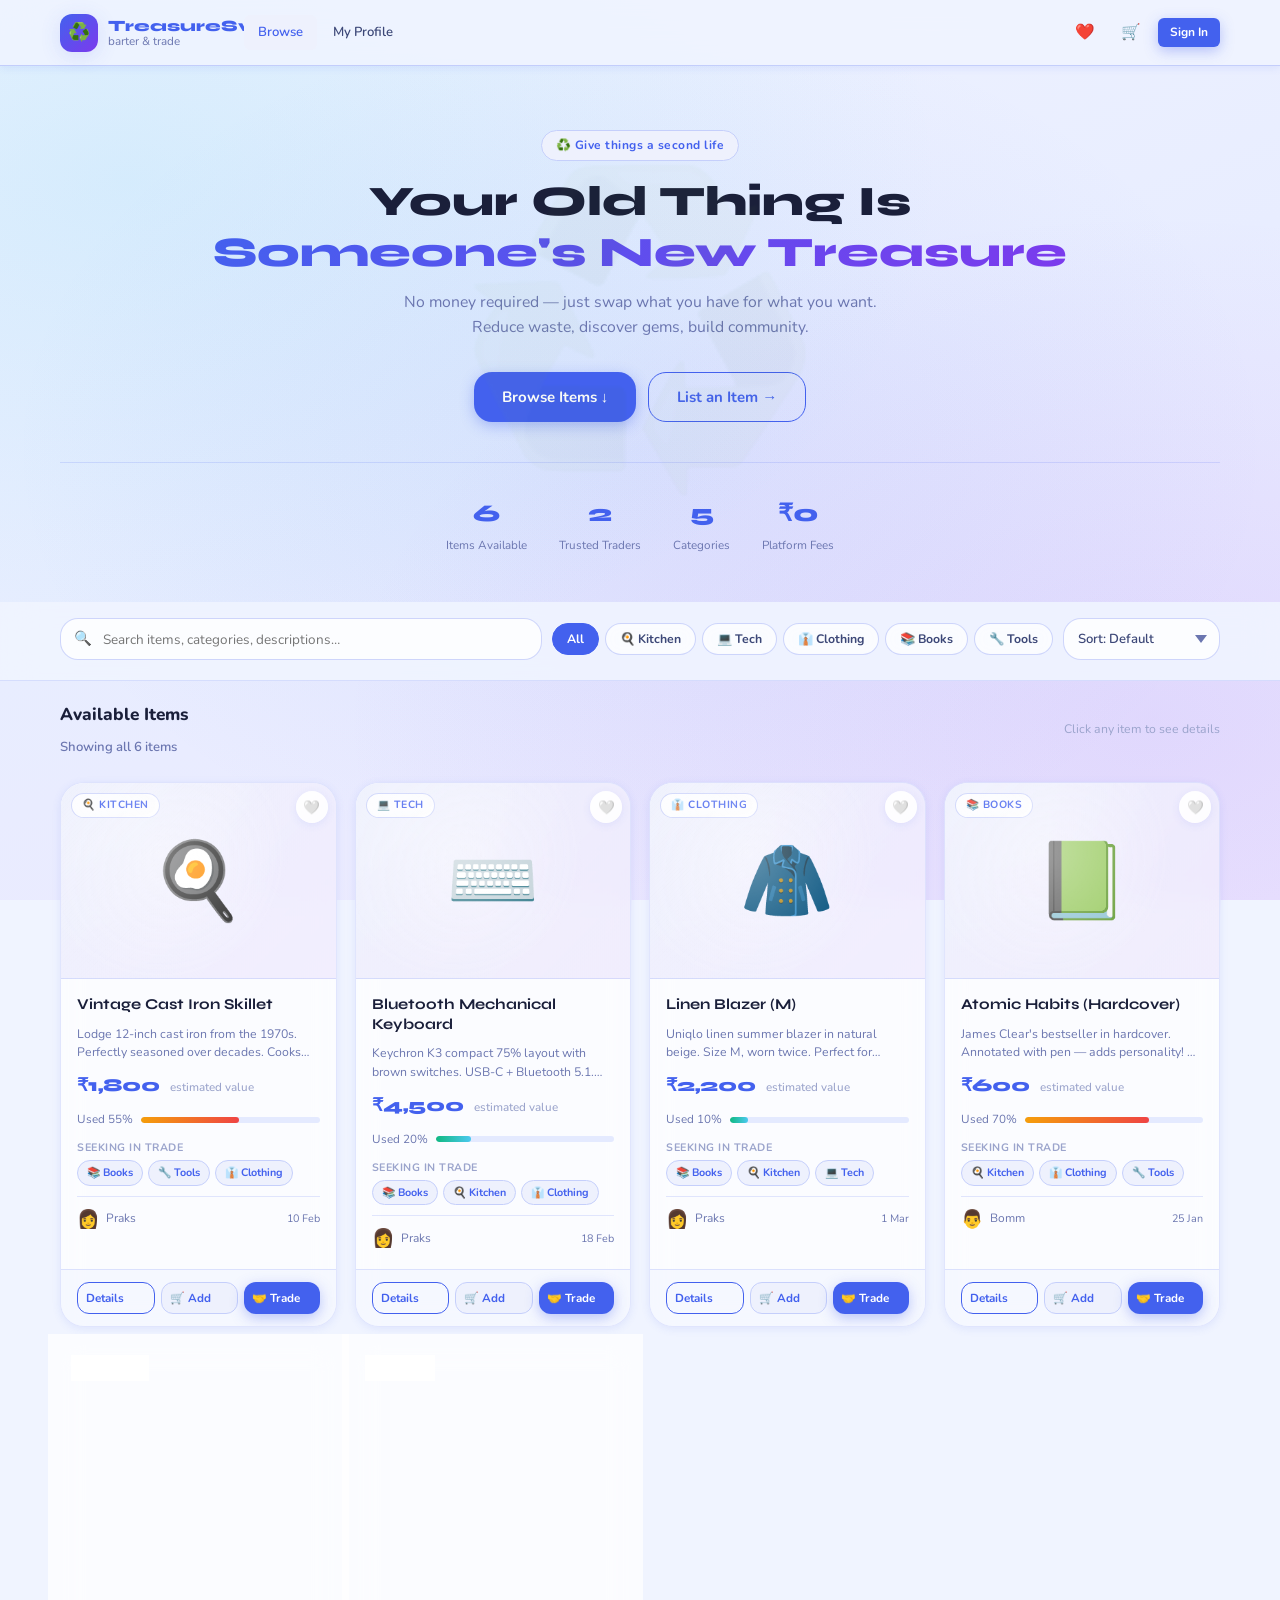
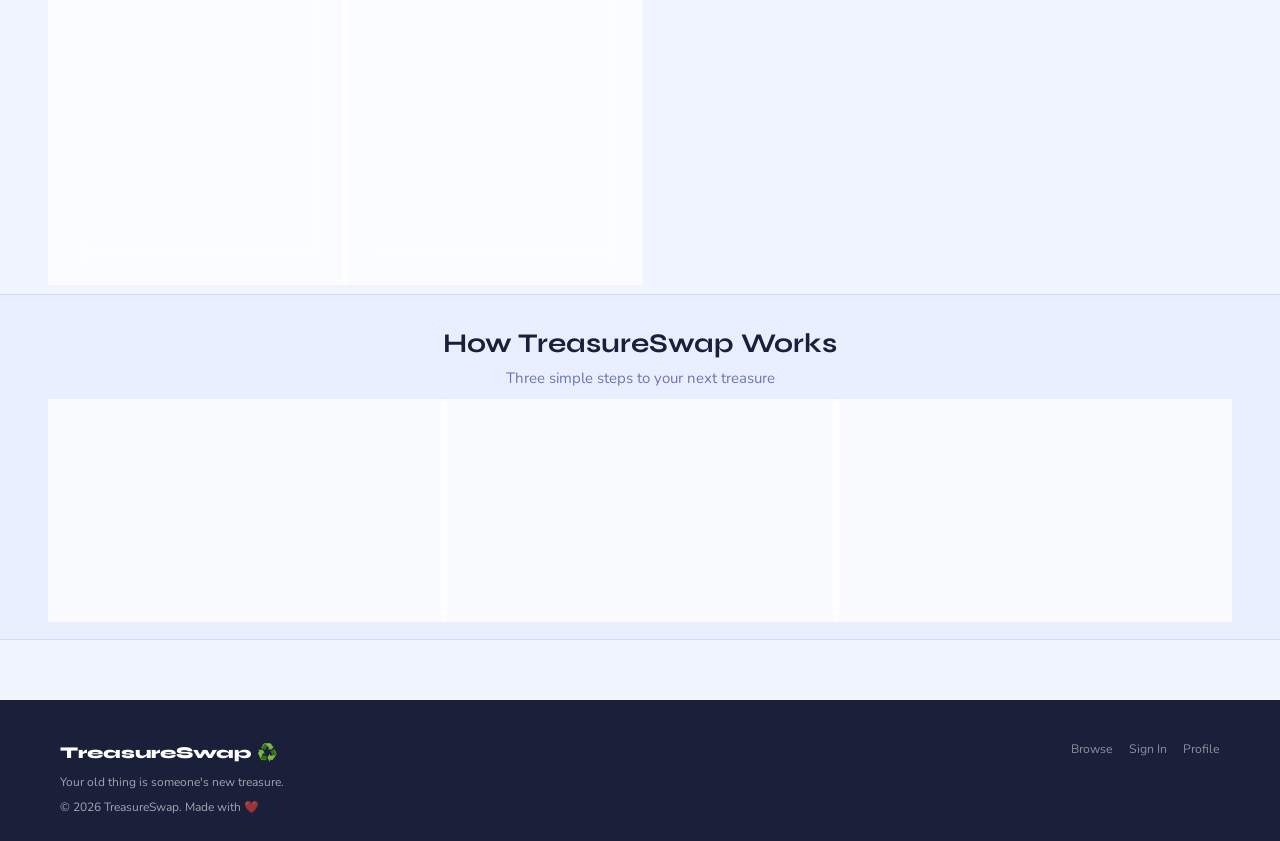
<file: index.html>
<!DOCTYPE html>
<html lang="en">
<head>
  <meta charset="UTF-8">
  <meta name="viewport" content="width=device-width, initial-scale=1.0">
  <title>TreasureSwap — Your Old Thing Is Someone's New Treasure</title>
  <meta name="description" content="India's friendliest peer-to-peer barter marketplace. Trade what you have for what you want.">
  <link rel="stylesheet" href="style.css">
</head>
<body>

<!-- ══════════════ NAVBAR ══════════════ -->
<nav class="navbar">
  <div class="container">
    <a href="index.html" class="nav-logo">
      <div class="nav-logo-icon">♻️</div>
      <div class="nav-logo-text">
        TreasureSwap
        <span>barter &amp; trade</span>
      </div>
    </a>

    <div class="nav-links">
      <a href="index.html" class="nav-link active">Browse</a>
      <a href="profile.html" class="nav-link">My Profile</a>
    </div>

    <div class="nav-right">
      <!-- Wishlist -->
      <a href="profile.html" class="nav-icon-btn" title="Wishlist">
        ❤️
        <span class="nav-badge" id="navWishBadge" style="display:none">0</span>
      </a>
      <!-- Cart -->
      <a href="profile.html" class="nav-icon-btn" title="Cart">
        🛒
        <span class="nav-badge" id="navCartBadge" style="display:none">0</span>
      </a>
      <!-- Login button (logged out) -->
      <a href="login.html" class="btn btn-primary btn-sm" id="navLoginBtn">Sign In</a>
      <!-- Profile link (logged in) -->
      <a href="profile.html" id="navProfileBtn" style="display:none">
        <div class="nav-avatar" id="navAvatar">🧑</div>
      </a>
    </div>
  </div>
</nav>

<!-- ══════════════ HERO ══════════════ -->
<section class="hero">
  <div class="container">
    <div class="hero-eyebrow">♻️ Give things a second life</div>
    <h1 class="hero-title">
      Your Old Thing Is<br>
      <span class="accent">Someone's New Treasure</span>
    </h1>
    <p class="hero-sub">
      No money required — just swap what you have for what you want.
      Reduce waste, discover gems, build community.
    </p>
    <div style="display:flex;gap:12px;justify-content:center;flex-wrap:wrap">
      <a href="#browse" class="btn btn-primary btn-lg">Browse Items ↓</a>
      <a href="login.html" class="btn btn-outline btn-lg" id="heroSignupBtn">List an Item →</a>
    </div>

    <div class="hero-stats">
      <div>
        <div class="hero-stat-val">6</div>
        <div class="hero-stat-lbl">Items Available</div>
      </div>
      <div>
        <div class="hero-stat-val">2</div>
        <div class="hero-stat-lbl">Trusted Traders</div>
      </div>
      <div>
        <div class="hero-stat-val">5</div>
        <div class="hero-stat-lbl">Categories</div>
      </div>
      <div>
        <div class="hero-stat-val">₹0</div>
        <div class="hero-stat-lbl">Platform Fees</div>
      </div>
    </div>
  </div>
</section>

<!-- ══════════════ TOOLBAR ══════════════ -->
<div class="toolbar" id="browse">
  <div class="container">
    <div class="toolbar-inner">
      <!-- Search -->
      <div class="search-wrap">
        <span class="search-icon">🔍</span>
        <input
          type="text"
          id="searchInput"
          placeholder="Search items, categories, descriptions…"
          autocomplete="off"
        >
      </div>

      <!-- Category filters -->
      <div class="filter-chips">
        <button class="filter-chip active" data-cat="all">All</button>
        <button class="filter-chip" data-cat="kitchen">🍳 Kitchen</button>
        <button class="filter-chip" data-cat="tech">💻 Tech</button>
        <button class="filter-chip" data-cat="clothing">👔 Clothing</button>
        <button class="filter-chip" data-cat="books">📚 Books</button>
        <button class="filter-chip" data-cat="tools">🔧 Tools</button>
      </div>

      <!-- Sort -->
      <select class="sort-select" id="sortSelect">
        <option value="default">Sort: Default</option>
        <option value="price_asc">Price: Low → High</option>
        <option value="price_desc">Price: High → Low</option>
        <option value="name_asc">Name: A → Z</option>
        <option value="newest">Newest First</option>
      </select>
    </div>
  </div>
</div>

<!-- ══════════════ ITEMS SECTION ══════════════ -->
<main>
  <div class="container">
    <div style="display:flex;align-items:center;justify-content:space-between;padding-top:20px">
      <div>
        <div class="section-title">Available Items</div>
        <div class="result-meta" id="resultMeta">Showing all 6 items</div>
      </div>
      <div style="font-size:.82rem;color:var(--text4)">Click any item to see details</div>
    </div>
    <div class="items-grid" id="itemsGrid"></div>
  </div>
</main>

<!-- ══════════════ HOW IT WORKS ══════════════ -->
<section class="section" style="background:rgba(67,97,238,.03);border-top:1.5px solid var(--border);border-bottom:1.5px solid var(--border)">
  <div class="container">
    <div class="text-center mb-3">
      <h2>How TreasureSwap Works</h2>
      <p class="text-muted mt-1">Three simple steps to your next treasure</p>
    </div>
    <div style="display:grid;grid-template-columns:repeat(auto-fit,minmax(220px,1fr));gap:20px">
      <div class="card p-4 text-center">
        <div style="font-size:2.5rem;margin-bottom:12px">📸</div>
        <h3>1. Browse & Discover</h3>
        <p class="text-muted mt-1" style="font-size:.875rem">Explore items listed by your community. Filter by category, search by name, or just scroll!</p>
      </div>
      <div class="card p-4 text-center">
        <div style="font-size:2.5rem;margin-bottom:12px">🤝</div>
        <h3>2. Propose a Trade</h3>
        <p class="text-muted mt-1" style="font-size:.875rem">Found something you love? Add it to your cart and propose a trade. The owner can accept or decline.</p>
      </div>
      <div class="card p-4 text-center">
        <div style="font-size:2.5rem;margin-bottom:12px">✨</div>
        <h3>3. Make the Swap</h3>
        <p class="text-muted mt-1" style="font-size:.875rem">Both parties agree on a meetup or delivery. Items change hands, smiles happen, planet wins!</p>
      </div>
    </div>
  </div>
</section>

<!-- ══════════════ FOOTER ══════════════ -->
<footer class="footer">
  <div class="container">
    <div style="display:flex;justify-content:space-between;align-items:flex-start;flex-wrap:wrap;gap:20px">
      <div>
        <div class="footer-logo">TreasureSwap ♻️</div>
        <div class="footer-copy">Your old thing is someone's new treasure.</div>
        <div class="footer-copy mt-1">© 2026 TreasureSwap. Made with ❤️</div>
      </div>
      <div class="footer-links">
        <a href="index.html">Browse</a>
        <a href="login.html">Sign In</a>
        <a href="profile.html">Profile</a>
      </div>
    </div>
  </div>
</footer>

<!-- ══════════════ ITEM DETAIL MODAL ══════════════ -->
<div class="modal-overlay" id="detailModal">
  <div class="modal" id="detailModalContent" style="max-width:520px">
    <div class="modal-header">
      <h2 class="modal-title" id="detailTitle">Item</h2>
      <button class="modal-close" onclick="closeModal('detailModal')">✕</button>
    </div>
    <div class="modal-body" id="detailBody"></div>
    <div class="modal-footer" id="detailFooter"></div>
  </div>
</div>

<!-- ══════════════ AUTH REQUIRED MODAL ══════════════ -->
<div class="modal-overlay" id="authModal">
  <div class="modal" style="max-width:360px">
    <div class="modal-header">
      <h2 class="modal-title">Sign in to continue</h2>
      <button class="modal-close" onclick="closeModal('authModal')">✕</button>
    </div>
    <div class="modal-body">
      <div style="text-align:center;padding:8px 0">
        <div style="font-size:3rem;margin-bottom:12px">🔒</div>
        <p class="text-muted">You need to be signed in to add items to your cart, wishlist, or propose trades.</p>
        <div style="display:flex;gap:10px;margin-top:20px;justify-content:center">
          <a href="login.html" class="btn btn-primary">Sign In</a>
          <a href="login.html?tab=signup" class="btn btn-secondary">Create Account</a>
        </div>
      </div>
    </div>
  </div>
</div>

<script src="script.js"></script>
<script>
/* ══════════════ INDEX PAGE LOGIC ══════════════ */

let currentCategory = 'all';
let currentSearch   = '';
let currentSort     = 'default';

/* ── Render items grid ──────────────────────── */
function renderItems() {
  const grid = document.getElementById('itemsGrid');
  const meta = document.getElementById('resultMeta');
  if (!grid) return;

  let items = [...ITEMS];

  // Filter category
  if (currentCategory !== 'all') {
    items = items.filter(i => i.category === currentCategory);
  }

  // Filter search
  if (currentSearch.trim()) {
    const q = currentSearch.toLowerCase();
    items = items.filter(i =>
      i.title.toLowerCase().includes(q) ||
      i.description.toLowerCase().includes(q) ||
      i.category.toLowerCase().includes(q) ||
      i.ownerName.toLowerCase().includes(q) ||
      i.seeking.some(s => s.toLowerCase().includes(q))
    );
  }

  // Sort
  switch (currentSort) {
    case 'price_asc':  items.sort((a,b) => a.price - b.price); break;
    case 'price_desc': items.sort((a,b) => b.price - a.price); break;
    case 'name_asc':   items.sort((a,b) => a.title.localeCompare(b.title)); break;
    case 'newest':     items.sort((a,b) => new Date(b.date) - new Date(a.date)); break;
  }

  if (meta) {
    const n = items.length;
    meta.textContent = n === ITEMS.length
      ? `Showing all ${n} items`
      : `${n} result${n !== 1 ? 's' : ''} found`;
  }

  if (!items.length) {
    grid.innerHTML = `
      <div class="empty-state" style="grid-column:1/-1">
        <div class="empty-icon">🔍</div>
        <div class="empty-title">Nothing found</div>
        <div class="empty-text">Try a different search or category</div>
        <button class="btn btn-secondary btn-sm mt-2" onclick="resetFilters()">Clear Filters</button>
      </div>`;
    return;
  }

  grid.innerHTML = '';
  const user = Auth.current();

  items.forEach((item, idx) => {
    const inWish  = user ? UserData.inWishlist(user.id, item.id) : false;
    const inCart  = user ? UserData.getCart(user.id).includes(item.id) : false;
    const usageClass = item.usage > 50 ? 'worn' : '';

    const card = document.createElement('div');
    card.className = 'item-card';
    card.style.animationDelay = (idx * 0.06) + 's';
    card.innerHTML = `
      <div class="item-card-emoji">
        <span class="item-card-cat-badge">${catLabel(item.category)}</span>
        <button class="item-card-wish ${inWish ? 'active' : ''}"
          id="wish-${item.id}"
          onclick="event.stopPropagation(); toggleWishlist('${item.id}')"
          title="${inWish ? 'Remove from wishlist' : 'Add to wishlist'}">
          ${inWish ? '❤️' : '🤍'}
        </button>
        ${item.emoji}
      </div>
      <div class="item-card-body">
        <div class="item-title">${item.title}</div>
        <div class="item-desc">${item.description}</div>
        <div class="item-price">${fmtPrice(item.price)} <span>estimated value</span></div>
        <div class="usage-row">
          <span>Used ${item.usage}%</span>
          <div class="usage-bar">
            <div class="usage-fill ${usageClass}" style="width:${item.usage}%"></div>
          </div>
        </div>
        <div>
          <div style="font-size:.72rem;font-weight:700;color:var(--text4);margin-bottom:4px;text-transform:uppercase;letter-spacing:.5px">Seeking in trade</div>
          <div class="seeking-row">
            ${item.seeking.map(s => `<span class="seek-tag">${catLabel(s)}</span>`).join('')}
          </div>
        </div>
        <div class="seller-row">
          <span class="seller-avatar">${item.ownerAvatar}</span>
          <span>${item.ownerName}</span>
          <span style="margin-left:auto;font-size:.72rem">${timeAgo(item.date)}</span>
        </div>
      </div>
      <div class="item-card-actions">
        <button class="btn btn-outline" onclick="event.stopPropagation(); openDetail('${item.id}')">Details</button>
        <button class="btn btn-secondary" id="cart-${item.id}"
          onclick="event.stopPropagation(); addToCart('${item.id}')">
          ${inCart ? '✅ In Cart' : '🛒 Add'}
        </button>
        <button class="btn btn-primary" onclick="event.stopPropagation(); proposeTrade('${item.id}')">🤝 Trade</button>
      </div>
    `;

    card.addEventListener('click', () => openDetail(item.id));
    grid.appendChild(card);
  });
}

/* ── Reset filters ──────────────────────────── */
function resetFilters() {
  currentCategory = 'all';
  currentSearch   = '';
  currentSort     = 'default';
  document.getElementById('searchInput').value = '';
  document.getElementById('sortSelect').value  = 'default';
  document.querySelectorAll('.filter-chip').forEach(c => c.classList.remove('active'));
  document.querySelector('[data-cat="all"]').classList.add('active');
  renderItems();
}

/* ── Toggle wishlist ────────────────────────── */
function toggleWishlist(itemId) {
  const user = Auth.current();
  if (!user) { openModal('authModal'); return; }
  const added = UserData.toggleWishlist(user.id, itemId);
  const btn = document.getElementById('wish-' + itemId);
  if (btn) {
    btn.textContent = added ? '❤️' : '🤍';
    btn.classList.toggle('active', added);
  }
  Toast.show(added ? '❤️ Added to wishlist!' : 'Removed from wishlist', added ? 'success' : 'info');
  updateNavBadges();
}

/* ── Add to cart ────────────────────────────── */
function addToCart(itemId) {
  const user = Auth.current();
  if (!user) { openModal('authModal'); return; }
  const item = getItem(itemId);
  if (!item) return;

  // Can't add your own items
  if (item.ownerId === user.id) {
    Toast.show('That\'s your own item!', 'error'); return;
  }

  const added = UserData.addToCart(user.id, itemId);
  if (!added) {
    Toast.show('Already in your cart', 'info'); return;
  }
  const btn = document.getElementById('cart-' + itemId);
  if (btn) { btn.textContent = '✅ In Cart'; btn.classList.remove('btn-secondary'); btn.classList.add('btn-green'); }
  Toast.show('🛒 Added to cart!', 'success');
  updateNavBadges();
}

/* ── Propose trade ──────────────────────────── */
function proposeTrade(itemId) {
  const user = Auth.current();
  if (!user) { openModal('authModal'); return; }
  const item = getItem(itemId);
  if (!item) return;

  if (item.ownerId === user.id) {
    Toast.show('That\'s your own item!', 'error'); return;
  }

  // Add trade directly
  const trade = {
    id: 't' + Date.now(),
    itemId: item.id,
    itemTitle: item.title,
    itemEmoji: item.emoji,
    itemPrice: item.price,
    ownerName: item.ownerName,
    status: 'pending',
    date: new Date().toISOString().split('T')[0]
  };
  UserData.addTrade(user.id, trade);
  Toast.show('🤝 Trade proposal sent to ' + item.ownerName + '!', 'success');
  updateNavBadges();
}

/* ── Open item detail modal ─────────────────── */
function openDetail(itemId) {
  const item = getItem(itemId);
  if (!item) return;
  const user = Auth.current();
  const inWish = user ? UserData.inWishlist(user.id, item.id) : false;
  const inCart = user ? UserData.getCart(user.id).includes(item.id) : false;
  const usageClass = item.usage > 50 ? 'worn' : '';

  document.getElementById('detailTitle').textContent = item.title;

  document.getElementById('detailBody').innerHTML = `
    <div class="detail-emoji">${item.emoji}</div>
    <div class="detail-row">
      <span class="detail-label">Category</span>
      <span class="detail-value">${catLabel(item.category)}</span>
    </div>
    <div class="detail-row">
      <span class="detail-label">Estimated Value</span>
      <span class="detail-value" style="color:var(--blue);font-size:1.1rem;font-family:var(--font-display)">${fmtPrice(item.price)}</span>
    </div>
    <div class="detail-row">
      <span class="detail-label">Condition</span>
      <div>
        <div class="detail-value">${item.usage}% used</div>
        <div class="usage-bar" style="width:140px;margin-top:4px">
          <div class="usage-fill ${usageClass}" style="width:${item.usage}%"></div>
        </div>
      </div>
    </div>
    <div class="detail-row">
      <span class="detail-label">Owner</span>
      <span class="detail-value">${item.ownerAvatar} ${item.ownerName}</span>
    </div>
    <div class="detail-row">
      <span class="detail-label">Listed</span>
      <span class="detail-value">${timeAgo(item.date)}</span>
    </div>
    <div class="divider"></div>
    <p style="font-size:.9rem;color:var(--text2);line-height:1.7;margin-bottom:14px">${item.description}</p>
    <div>
      <div class="detail-label" style="margin-bottom:8px">Would trade for</div>
      <div class="seeking-row">
        ${item.seeking.map(s => `<span class="seek-tag">${catLabel(s)}</span>`).join('')}
      </div>
    </div>
  `;

  const ownItem = user && item.ownerId === user.id;
  document.getElementById('detailFooter').innerHTML = ownItem
    ? `<div class="alert alert-info" style="width:100%;margin:0">This is one of your listed items.</div>`
    : `
      <button class="btn btn-ghost" onclick="toggleWishlistFromModal('${item.id}')" id="modalWishBtn">
        ${inWish ? '❤️ Wishlisted' : '🤍 Wishlist'}
      </button>
      <button class="btn btn-secondary" onclick="addToCartFromModal('${item.id}')" id="modalCartBtn">
        ${inCart ? '✅ In Cart' : '🛒 Add to Cart'}
      </button>
      <button class="btn btn-primary" onclick="proposeTradeAndClose('${item.id}')">🤝 Propose Trade</button>
    `;

  openModal('detailModal');
}

function toggleWishlistFromModal(id) {
  toggleWishlist(id);
  const btn = document.getElementById('modalWishBtn');
  const inWish = Auth.current() ? UserData.inWishlist(Auth.current().id, id) : false;
  if (btn) btn.textContent = inWish ? '❤️ Wishlisted' : '🤍 Wishlist';
}
function addToCartFromModal(id) {
  addToCart(id);
  const btn = document.getElementById('modalCartBtn');
  if (btn) { btn.textContent = '✅ In Cart'; }
}
function proposeTradeAndClose(id) {
  proposeTrade(id);
  closeModal('detailModal');
}

/* ── Event listeners ─────────────────────────── */
document.addEventListener('DOMContentLoaded', () => {
  // Update hero signup button
  const hero = document.getElementById('heroSignupBtn');
  if (hero && Auth.isLoggedIn()) { hero.href = 'profile.html'; hero.textContent = 'My Profile →'; }

  // Search
  const searchInput = document.getElementById('searchInput');
  if (searchInput) {
    searchInput.addEventListener('input', e => {
      currentSearch = e.target.value;
      renderItems();
    });
  }

  // Category chips
  document.querySelectorAll('.filter-chip').forEach(chip => {
    chip.addEventListener('click', () => {
      document.querySelectorAll('.filter-chip').forEach(c => c.classList.remove('active'));
      chip.classList.add('active');
      currentCategory = chip.dataset.cat;
      renderItems();
    });
  });

  // Sort
  const sortSelect = document.getElementById('sortSelect');
  if (sortSelect) {
    sortSelect.addEventListener('change', e => {
      currentSort = e.target.value;
      renderItems();
    });
  }

  // Initial render
  renderItems();
});
</script>
</body>
</html>
</file>
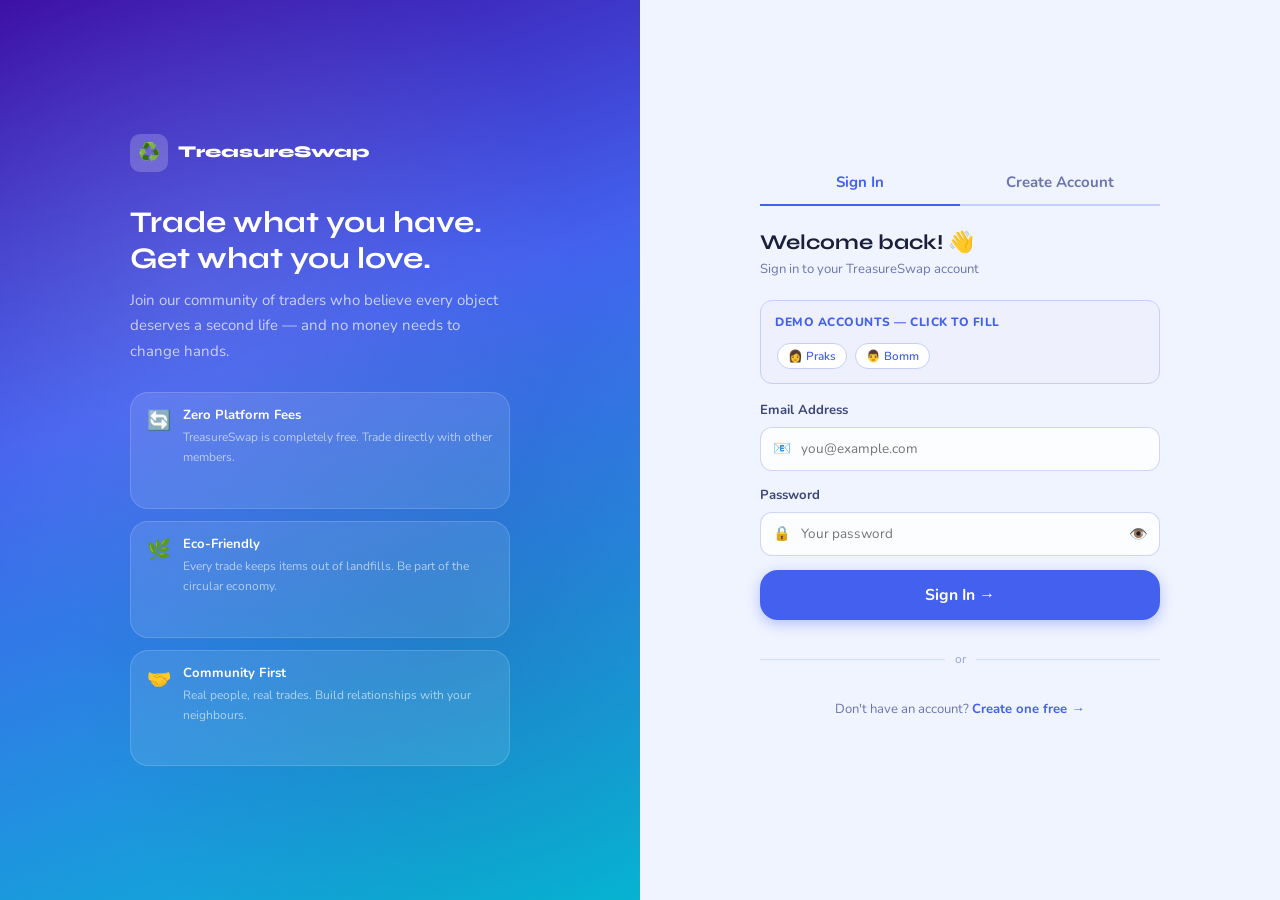
<file: login.html>
<!DOCTYPE html>
<html lang="en">
<head>
  <meta charset="UTF-8">
  <meta name="viewport" content="width=device-width, initial-scale=1.0">
  <title>Sign In — TreasureSwap</title>
  <link rel="stylesheet" href="style.css">
</head>
<body>

<div class="auth-page">

  <!-- ══════════════ LEFT PANEL ══════════════ -->
  <div class="auth-left">
    <div class="auth-left-content">
      <a href="index.html" style="display:flex;align-items:center;gap:10px;margin-bottom:32px;text-decoration:none">
        <div style="width:38px;height:38px;background:rgba(255,255,255,.2);border-radius:10px;display:flex;align-items:center;justify-content:center;font-size:1.2rem">♻️</div>
        <div style="font-family:'Syne',sans-serif;font-weight:800;color:white;font-size:1.1rem">TreasureSwap</div>
      </a>

      <h2>Trade what you have.<br>Get what you love.</h2>
      <p>Join our community of traders who believe every object deserves a second life — and no money needs to change hands.</p>

      <div class="auth-feature-list">
        <div class="auth-feature">
          <div class="auth-feature-icon">🔄</div>
          <div>
            <h4>Zero Platform Fees</h4>
            <p>TreasureSwap is completely free. Trade directly with other members.</p>
          </div>
        </div>
        <div class="auth-feature">
          <div class="auth-feature-icon">🌿</div>
          <div>
            <h4>Eco-Friendly</h4>
            <p>Every trade keeps items out of landfills. Be part of the circular economy.</p>
          </div>
        </div>
        <div class="auth-feature">
          <div class="auth-feature-icon">🤝</div>
          <div>
            <h4>Community First</h4>
            <p>Real people, real trades. Build relationships with your neighbours.</p>
          </div>
        </div>
      </div>
    </div>
  </div>

  <!-- ══════════════ RIGHT PANEL ══════════════ -->
  <div class="auth-right">
    <div class="auth-form-box">

      <!-- Logo (mobile only) -->
      <div class="auth-logo-row" style="display:none" id="mobileLogo">
        <div style="width:32px;height:32px;background:var(--blue);border-radius:8px;display:flex;align-items:center;justify-content:center;font-size:1rem">♻️</div>
        <div style="font-family:'Syne',sans-serif;font-weight:800;color:var(--blue);font-size:1rem">TreasureSwap</div>
      </div>

      <!-- Tabs -->
      <div class="auth-tabs">
        <div class="auth-tab active" id="tabLogin" onclick="switchTab('login')">Sign In</div>
        <div class="auth-tab" id="tabSignup" onclick="switchTab('signup')">Create Account</div>
      </div>

      <!-- ── LOGIN FORM ── -->
      <div class="auth-form active" id="loginForm">
        <h2>Welcome back! 👋</h2>
        <p>Sign in to your TreasureSwap account</p>

        <div class="demo-box">
          <h4>DEMO ACCOUNTS — CLICK TO FILL</h4>
          <button class="demo-pill" onclick="fillDemo('praks@demo.com','praks123')">👩 Praks</button>
          <button class="demo-pill" onclick="fillDemo('bomm@demo.com','bomm123')">👨 Bomm</button>
        </div>

        <div id="loginError" class="alert alert-error" style="display:none"></div>

        <div class="form-stack">
          <div class="form-group">
            <label class="form-label" for="loginEmail">Email Address</label>
            <div class="input-wrap">
              <span class="input-icon">📧</span>
              <input
                type="email" id="loginEmail"
                class="form-input"
                placeholder="you@example.com"
                autocomplete="email"
              >
            </div>
          </div>

          <div class="form-group">
            <label class="form-label" for="loginPassword">Password</label>
            <div class="input-wrap">
              <span class="input-icon">🔒</span>
              <input
                type="password" id="loginPassword"
                class="form-input"
                placeholder="Your password"
                autocomplete="current-password"
              >
              <span class="input-suffix" id="toggleLoginPw" onclick="togglePwVis('loginPassword','toggleLoginPw')">👁️</span>
            </div>
          </div>

          <button class="btn btn-primary btn-xl btn-full" id="loginBtn" onclick="handleLogin()">
            Sign In →
          </button>

          <div class="or-divider">or</div>

          <p style="text-align:center;font-size:.875rem;color:var(--text3)">
            Don't have an account?
            <a href="#" onclick="switchTab('signup');return false;" style="color:var(--blue);font-weight:700">Create one free →</a>
          </p>
        </div>
      </div>

      <!-- ── SIGNUP FORM ── -->
      <div class="auth-form" id="signupForm">
        <h2>Join TreasureSwap ✨</h2>
        <p>Create your free account and start trading</p>

        <div id="signupError" class="alert alert-error" style="display:none"></div>
        <div id="signupSuccess" class="alert alert-success" style="display:none"></div>

        <div class="form-stack">
          <div class="form-group">
            <label class="form-label" for="signupName">Full Name</label>
            <div class="input-wrap">
              <span class="input-icon">👤</span>
              <input
                type="text" id="signupName"
                class="form-input"
                placeholder="Your name"
                autocomplete="name"
              >
            </div>
          </div>

          <div class="form-group">
            <label class="form-label" for="signupEmail">Email Address</label>
            <div class="input-wrap">
              <span class="input-icon">📧</span>
              <input
                type="email" id="signupEmail"
                class="form-input"
                placeholder="you@example.com"
                autocomplete="email"
              >
            </div>
          </div>

          <div class="form-group">
            <label class="form-label" for="signupPassword">Password</label>
            <div class="input-wrap">
              <span class="input-icon">🔒</span>
              <input
                type="password" id="signupPassword"
                class="form-input"
                placeholder="At least 6 characters"
                autocomplete="new-password"
                oninput="checkPwStrength(this.value,'pwBar','pwLabel')"
              >
              <span class="input-suffix" onclick="togglePwVis('signupPassword',this)">👁️</span>
            </div>
            <div class="pw-bar" id="pwBar">
              <div class="pw-seg"></div>
              <div class="pw-seg"></div>
              <div class="pw-seg"></div>
              <div class="pw-seg"></div>
            </div>
            <div class="pw-label" id="pwLabel"></div>
          </div>

          <div class="form-group">
            <label class="form-label" for="signupConfirm">Confirm Password</label>
            <div class="input-wrap">
              <span class="input-icon">🔒</span>
              <input
                type="password" id="signupConfirm"
                class="form-input"
                placeholder="Repeat your password"
                autocomplete="new-password"
              >
            </div>
            <div class="form-error" id="confirmError" style="display:none">Passwords don't match</div>
          </div>

          <div style="display:flex;align-items:flex-start;gap:8px">
            <input type="checkbox" id="termsCheck" style="margin-top:3px;accent-color:var(--blue);width:15px;height:15px;cursor:pointer">
            <label for="termsCheck" style="font-size:.82rem;color:var(--text3);cursor:pointer;line-height:1.5">
              I agree to TreasureSwap's community guidelines and understand this is a barter platform — no cash transactions.
            </label>
          </div>

          <button class="btn btn-primary btn-xl btn-full" id="signupBtn" onclick="handleSignup()">
            Create Account →
          </button>

          <p style="text-align:center;font-size:.875rem;color:var(--text3)">
            Already have an account?
            <a href="#" onclick="switchTab('login');return false;" style="color:var(--blue);font-weight:700">Sign in →</a>
          </p>
        </div>
      </div>

    </div>
  </div>
</div>

<script src="script.js"></script>
<script>
/* ══════════════ LOGIN PAGE LOGIC ══════════════ */

/* ── Tab switching ──────────────────────────── */
function switchTab(tab) {
  document.querySelectorAll('.auth-tab').forEach(t => t.classList.remove('active'));
  document.querySelectorAll('.auth-form').forEach(f => f.classList.remove('active'));
  document.getElementById('tab' + tab.charAt(0).toUpperCase() + tab.slice(1)).classList.add('active');
  document.getElementById(tab + 'Form').classList.add('active');

  // Clear errors
  document.getElementById('loginError').style.display = 'none';
  document.getElementById('signupError').style.display = 'none';
}

/* ── Fill demo credentials ──────────────────── */
function fillDemo(email, password) {
  document.getElementById('loginEmail').value = email;
  document.getElementById('loginPassword').value = password;
  // Flash the inputs
  ['loginEmail','loginPassword'].forEach(id => {
    const el = document.getElementById(id);
    el.style.borderColor = 'var(--blue)';
    setTimeout(() => el.style.borderColor = '', 800);
  });
}

/* ── Toggle password visibility ─────────────── */
function togglePwVis(inputId, btnEl) {
  const input = document.getElementById(inputId);
  if (!input) return;
  if (input.type === 'password') {
    input.type = 'text';
    if (typeof btnEl === 'string') document.getElementById(btnEl).textContent = '🙈';
    else if (btnEl) btnEl.textContent = '🙈';
  } else {
    input.type = 'password';
    if (typeof btnEl === 'string') document.getElementById(btnEl).textContent = '👁️';
    else if (btnEl) btnEl.textContent = '👁️';
  }
}

/* ── Handle login ───────────────────────────── */
function handleLogin() {
  const email    = document.getElementById('loginEmail').value.trim();
  const password = document.getElementById('loginPassword').value;
  const errorEl  = document.getElementById('loginError');
  const btn      = document.getElementById('loginBtn');

  errorEl.style.display = 'none';

  if (!email || !password) {
    errorEl.textContent = 'Please fill in both fields.';
    errorEl.style.display = '';
    return;
  }

  btn.disabled = true;
  btn.textContent = 'Signing in…';

  setTimeout(() => {
    const result = Auth.login(email, password);
    if (!result.ok) {
      errorEl.textContent = result.msg;
      errorEl.style.display = '';
      btn.disabled = false;
      btn.textContent = 'Sign In →';
      document.getElementById('loginPassword').style.borderColor = 'var(--red)';
      setTimeout(() => document.getElementById('loginPassword').style.borderColor = '', 1500);
    } else {
      btn.textContent = '✅ Success! Redirecting…';
      btn.style.background = 'var(--green)';
      // Redirect after short delay
      const redirect = new URLSearchParams(window.location.search).get('redirect') || 'index.html';
      setTimeout(() => { window.location.href = redirect; }, 700);
    }
  }, 400);
}

/* ── Handle signup ──────────────────────────── */
function handleSignup() {
  const name     = document.getElementById('signupName').value.trim();
  const email    = document.getElementById('signupEmail').value.trim();
  const password = document.getElementById('signupPassword').value;
  const confirm  = document.getElementById('signupConfirm').value;
  const terms    = document.getElementById('termsCheck').checked;
  const errorEl  = document.getElementById('signupError');
  const successEl= document.getElementById('signupSuccess');
  const btn      = document.getElementById('signupBtn');

  errorEl.style.display = 'none';
  successEl.style.display = 'none';
  document.getElementById('confirmError').style.display = 'none';

  if (!terms) {
    errorEl.textContent = 'Please agree to the community guidelines.';
    errorEl.style.display = '';
    return;
  }
  if (password !== confirm) {
    document.getElementById('confirmError').style.display = '';
    return;
  }

  btn.disabled = true;
  btn.textContent = 'Creating account…';

  setTimeout(() => {
    const result = Auth.signup(name, email, password);
    if (!result.ok) {
      errorEl.textContent = result.msg;
      errorEl.style.display = '';
      btn.disabled = false;
      btn.textContent = 'Create Account →';
    } else {
      successEl.textContent = `🎉 Welcome, ${result.user.name}! Account created. Redirecting…`;
      successEl.style.display = '';
      btn.textContent = '✅ Done!';
      btn.style.background = 'var(--green)';
      setTimeout(() => { window.location.href = 'index.html'; }, 1000);
    }
  }, 500);
}

/* ── Keyboard submit ─────────────────────────── */
document.addEventListener('DOMContentLoaded', () => {
  // Show mobile logo on small screens
  if (window.innerWidth <= 768) {
    const logo = document.getElementById('mobileLogo');
    if (logo) logo.style.display = 'flex';
  }

  // Auto-switch tab if URL param says so
  const tab = new URLSearchParams(window.location.search).get('tab');
  if (tab === 'signup') switchTab('signup');

  // If already logged in, redirect
  if (Auth.isLoggedIn()) {
    window.location.href = 'index.html';
    return;
  }

  // Enter key on login form
  ['loginEmail','loginPassword'].forEach(id => {
    const el = document.getElementById(id);
    if (el) el.addEventListener('keydown', e => { if (e.key === 'Enter') handleLogin(); });
  });

  // Enter key on signup form
  ['signupName','signupEmail','signupPassword','signupConfirm'].forEach(id => {
    const el = document.getElementById(id);
    if (el) el.addEventListener('keydown', e => { if (e.key === 'Enter') handleSignup(); });
  });

  // Confirm password realtime
  const confirmInput = document.getElementById('signupConfirm');
  if (confirmInput) {
    confirmInput.addEventListener('input', () => {
      const pw = document.getElementById('signupPassword').value;
      const confirmErr = document.getElementById('confirmError');
      if (confirmInput.value && confirmInput.value !== pw) {
        confirmErr.style.display = '';
      } else {
        confirmErr.style.display = 'none';
      }
    });
  }
});
</script>
</body>
</html>
</file>
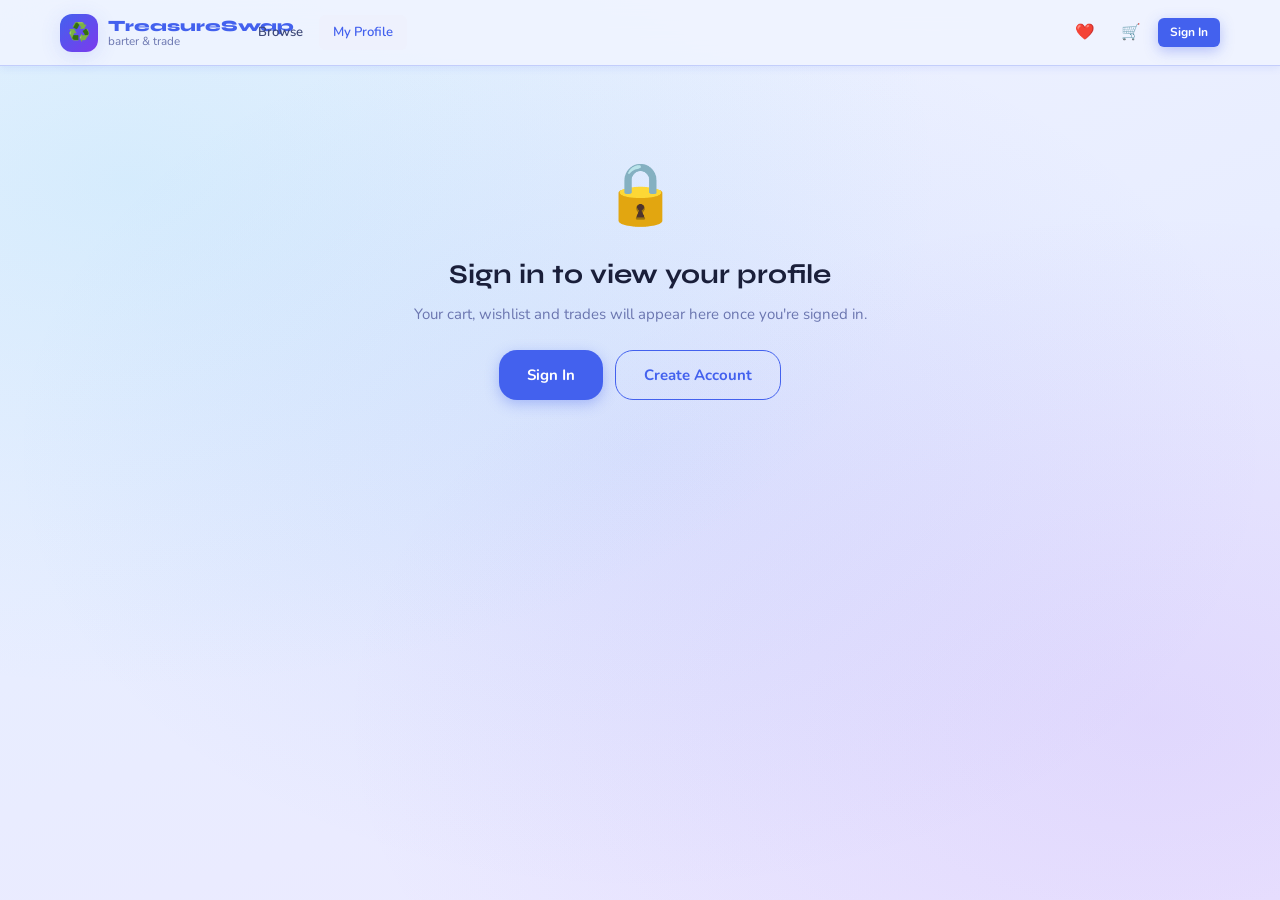
<file: profile.html>
<!DOCTYPE html>
<html lang="en">
<head>
  <meta charset="UTF-8">
  <meta name="viewport" content="width=device-width, initial-scale=1.0">
  <title>My Profile — TreasureSwap</title>
  <link rel="stylesheet" href="style.css">
</head>
<body>

<!-- ══════════════ NAVBAR ══════════════ -->
<nav class="navbar">
  <div class="container">
    <a href="index.html" class="nav-logo">
      <div class="nav-logo-icon">♻️</div>
      <div class="nav-logo-text">
        TreasureSwap
        <span>barter &amp; trade</span>
      </div>
    </a>

    <div class="nav-links">
      <a href="index.html" class="nav-link">Browse</a>
      <a href="profile.html" class="nav-link active">My Profile</a>
    </div>

    <div class="nav-right">
      <a href="profile.html" class="nav-icon-btn" title="Wishlist">
        ❤️
        <span class="nav-badge" id="navWishBadge" style="display:none">0</span>
      </a>
      <a href="profile.html" class="nav-icon-btn" title="Cart">
        🛒
        <span class="nav-badge" id="navCartBadge" style="display:none">0</span>
      </a>
      <a href="login.html" class="btn btn-primary btn-sm" id="navLoginBtn">Sign In</a>
      <a href="profile.html" id="navProfileBtn" style="display:none">
        <div class="nav-avatar" id="navAvatar">🧑</div>
      </a>
    </div>
  </div>
</nav>

<!-- ══════════════ NOT LOGGED IN STATE ══════════════ -->
<div id="guestView" style="display:none">
  <div class="container" style="padding:80px 20px;text-align:center">
    <div style="font-size:4rem;margin-bottom:16px">🔒</div>
    <h2>Sign in to view your profile</h2>
    <p class="text-muted mt-2">Your cart, wishlist and trades will appear here once you're signed in.</p>
    <div style="display:flex;gap:12px;justify-content:center;margin-top:24px">
      <a href="login.html" class="btn btn-primary btn-lg">Sign In</a>
      <a href="login.html?tab=signup" class="btn btn-outline btn-lg">Create Account</a>
    </div>
  </div>
</div>

<!-- ══════════════ LOGGED IN VIEW ══════════════ -->
<div id="profileView" style="display:none">

  <!-- Profile Header -->
  <div class="profile-header">
    <div class="container">
      <div class="profile-card">
        <div class="profile-avatar-wrap">
          <div class="profile-avatar" id="profileAvatarBig">🧑</div>
          <div class="profile-online"></div>
        </div>
        <div class="profile-info">
          <div class="profile-name" id="profileName">User</div>
          <div class="profile-email" id="profileEmail">email@example.com</div>
          <div class="profile-meta">
            <span class="badge badge-blue">🏅 Trader</span>
            <span class="badge badge-green" id="memberSince">Member since –</span>
          </div>
        </div>
        <div class="profile-stats">
          <div class="p-stat">
            <div class="p-stat-val" id="statCart">0</div>
            <div class="p-stat-lbl">In Cart</div>
          </div>
          <div class="p-stat">
            <div class="p-stat-val" id="statWish">0</div>
            <div class="p-stat-lbl">Wishlisted</div>
          </div>
          <div class="p-stat">
            <div class="p-stat-val" id="statTrades">0</div>
            <div class="p-stat-lbl">Trades</div>
          </div>
        </div>
        <div style="margin-left:auto;align-self:flex-start">
          <button class="btn btn-danger btn-sm" onclick="handleLogout()">🚪 Sign Out</button>
        </div>
      </div>
    </div>
  </div>

  <!-- Tabs -->
  <div class="container">
    <div class="tabs">
      <button class="tab-btn active" data-tab="cart" onclick="switchTab('cart')">
        🛒 Cart <span class="tab-badge" id="cartTabBadge">0</span>
      </button>
      <button class="tab-btn" data-tab="wishlist" onclick="switchTab('wishlist')">
        ❤️ Wishlist <span class="tab-badge" id="wishTabBadge">0</span>
      </button>
      <button class="tab-btn" data-tab="trades" onclick="switchTab('trades')">
        🤝 Trades <span class="tab-badge" id="tradesTabBadge">0</span>
      </button>
    </div>

    <!-- ── CART TAB ── -->
    <div class="tab-content active" id="tab-cart">
      <div id="cartContent"></div>
    </div>

    <!-- ── WISHLIST TAB ── -->
    <div class="tab-content" id="tab-wishlist">
      <div id="wishlistContent"></div>
    </div>

    <!-- ── TRADES TAB ── -->
    <div class="tab-content" id="tab-trades">
      <div id="tradesContent"></div>
    </div>

  </div>

</div>

<!-- ══════════════ CHECKOUT CONFIRM MODAL ══════════════ -->
<div class="modal-overlay" id="checkoutModal">
  <div class="modal" style="max-width:440px">
    <div class="modal-header">
      <h2 class="modal-title">Confirm Trade Proposals</h2>
      <button class="modal-close" onclick="closeModal('checkoutModal')">✕</button>
    </div>
    <div class="modal-body" id="checkoutBody"></div>
    <div class="modal-footer">
      <button class="btn btn-ghost" onclick="closeModal('checkoutModal')">Cancel</button>
      <button class="btn btn-primary" onclick="confirmCheckout()">✅ Send All Proposals</button>
    </div>
  </div>
</div>

<!-- ══════════════ ITEM DETAIL MODAL (same as index) ══════════════ -->
<div class="modal-overlay" id="detailModal">
  <div class="modal" style="max-width:520px">
    <div class="modal-header">
      <h2 class="modal-title" id="detailTitle">Item</h2>
      <button class="modal-close" onclick="closeModal('detailModal')">✕</button>
    </div>
    <div class="modal-body" id="detailBody"></div>
    <div class="modal-footer" id="detailFooter"></div>
  </div>
</div>

<script src="script.js"></script>
<script>
/* ══════════════ PROFILE PAGE LOGIC ══════════════ */

let currentUser = null;

/* ── Switch tabs ─────────────────────────────── */
function switchTab(name) {
  document.querySelectorAll('.tab-btn').forEach(b => b.classList.toggle('active', b.dataset.tab === name));
  document.querySelectorAll('.tab-content').forEach(c => c.classList.toggle('active', c.id === 'tab-' + name));
  if (name === 'cart')     renderCart();
  if (name === 'wishlist') renderWishlist();
  if (name === 'trades')   renderTrades();
}

/* ── Update stat cards ───────────────────────── */
function updateStats() {
  if (!currentUser) return;
  const cart   = UserData.getCart(currentUser.id);
  const wish   = UserData.getWishlist(currentUser.id);
  const trades = UserData.getTrades(currentUser.id);

  document.getElementById('statCart').textContent   = cart.length;
  document.getElementById('statWish').textContent   = wish.length;
  document.getElementById('statTrades').textContent = trades.length;

  document.getElementById('cartTabBadge').textContent   = cart.length;
  document.getElementById('wishTabBadge').textContent   = wish.length;
  document.getElementById('tradesTabBadge').textContent = trades.length;

  updateNavBadges();
}

/* ── RENDER CART ─────────────────────────────── */
function renderCart() {
  if (!currentUser) return;
  const cartIds = UserData.getCart(currentUser.id);
  const el = document.getElementById('cartContent');
  if (!el) return;

  if (!cartIds.length) {
    el.innerHTML = `
      <div class="empty-state">
        <div class="empty-icon">🛒</div>
        <div class="empty-title">Your cart is empty</div>
        <div class="empty-text">Browse items and add them to your cart to propose trades.</div>
        <a href="index.html" class="btn btn-primary btn-sm mt-2">Browse Items →</a>
      </div>`;
    return;
  }

  const items = cartIds.map(id => getItem(id)).filter(Boolean);
  const total = items.reduce((sum, i) => sum + i.price, 0);

  el.innerHTML = `
    <div style="margin-bottom:8px;font-size:.875rem;color:var(--text3)">
      ${items.length} item${items.length !== 1 ? 's' : ''} — propose a trade for each
    </div>
    ${items.map(item => `
      <div class="cart-item">
        <div class="cart-emoji">${item.emoji}</div>
        <div class="cart-info">
          <div class="cart-title">${item.title}</div>
          <div class="cart-cat">${catLabel(item.category)} · listed by ${item.ownerAvatar} ${item.ownerName}</div>
          <div class="cart-price">${fmtPrice(item.price)}</div>
        </div>
        <div style="display:flex;flex-direction:column;gap:6px">
          <button class="btn btn-outline btn-sm" onclick="openDetailFromProfile('${item.id}')">View</button>
          <button class="btn btn-danger btn-sm" onclick="removeFromCart('${item.id}')">Remove</button>
        </div>
      </div>
    `).join('')}
    <div class="cart-total-bar">
      <span class="cart-total-label">Total Estimated Value</span>
      <span class="cart-total-value">${fmtPrice(total)}</span>
    </div>
    <div style="display:flex;gap:10px;margin-top:12px;justify-content:flex-end">
      <button class="btn btn-ghost btn-sm" onclick="clearCart()">🗑️ Clear Cart</button>
      <button class="btn btn-primary" onclick="openCheckout()">🤝 Checkout — Propose All Trades</button>
    </div>
  `;
}

function removeFromCart(itemId) {
  if (!currentUser) return;
  UserData.removeFromCart(currentUser.id, itemId);
  Toast.show('Removed from cart', 'info');
  updateStats();
  renderCart();
}

function clearCart() {
  if (!currentUser) return;
  if (!confirm('Clear all items from your cart?')) return;
  UserData.clearCart(currentUser.id);
  Toast.show('Cart cleared', 'info');
  updateStats();
  renderCart();
}

/* ── CHECKOUT ────────────────────────────────── */
function openCheckout() {
  if (!currentUser) return;
  const cartIds = UserData.getCart(currentUser.id);
  if (!cartIds.length) return;
  const items = cartIds.map(id => getItem(id)).filter(Boolean);

  document.getElementById('checkoutBody').innerHTML = `
    <div class="alert alert-info">You're about to send trade proposals to ${new Set(items.map(i=>i.ownerName)).size} trader(s) for ${items.length} item(s).</div>
    ${items.map(i => `
      <div style="display:flex;gap:10px;align-items:center;padding:10px;background:var(--blue-l);border-radius:var(--r);margin-bottom:8px">
        <span style="font-size:1.8rem">${i.emoji}</span>
        <div style="flex:1">
          <div style="font-weight:700;font-size:.9rem">${i.title}</div>
          <div style="font-size:.78rem;color:var(--text3)">Owner: ${i.ownerAvatar} ${i.ownerName}</div>
        </div>
        <span style="font-family:'Syne',sans-serif;font-weight:800;color:var(--blue)">${fmtPrice(i.price)}</span>
      </div>
    `).join('')}
    <p style="font-size:.82rem;color:var(--text3);margin-top:8px">Trade proposals will appear in your Trades tab as "Pending". The item owners will respond directly.</p>
  `;
  openModal('checkoutModal');
}

function confirmCheckout() {
  if (!currentUser) return;
  const cartIds = UserData.getCart(currentUser.id);
  const items = cartIds.map(id => getItem(id)).filter(Boolean);

  items.forEach(item => {
    const trade = {
      id: 't' + Date.now() + Math.random(),
      itemId: item.id,
      itemTitle: item.title,
      itemEmoji: item.emoji,
      itemPrice: item.price,
      ownerName: item.ownerName,
      ownerAvatar: item.ownerAvatar,
      status: 'pending',
      date: new Date().toISOString().split('T')[0]
    };
    UserData.addTrade(currentUser.id, trade);
  });

  UserData.clearCart(currentUser.id);
  closeModal('checkoutModal');
  Toast.show(`🤝 ${items.length} trade proposal${items.length>1?'s':''} sent!`, 'success', 4000);
  updateStats();
  renderCart();
  switchTab('trades');
}

/* ── RENDER WISHLIST ─────────────────────────── */
function renderWishlist() {
  if (!currentUser) return;
  const ids = UserData.getWishlist(currentUser.id);
  const el = document.getElementById('wishlistContent');
  if (!el) return;

  if (!ids.length) {
    el.innerHTML = `
      <div class="empty-state">
        <div class="empty-icon">❤️</div>
        <div class="empty-title">Your wishlist is empty</div>
        <div class="empty-text">Tap the 🤍 heart on any item to save it here for later.</div>
        <a href="index.html" class="btn btn-primary btn-sm mt-2">Browse Items →</a>
      </div>`;
    return;
  }

  const items = ids.map(id => getItem(id)).filter(Boolean);

  el.innerHTML = `
    <div style="margin-bottom:8px;font-size:.875rem;color:var(--text3)">${items.length} saved item${items.length!==1?'s':''}</div>
    ${items.map(item => `
      <div class="wish-item">
        <div class="cart-emoji">${item.emoji}</div>
        <div class="cart-info">
          <div class="cart-title">${item.title}</div>
          <div class="cart-cat">${catLabel(item.category)} · by ${item.ownerAvatar} ${item.ownerName}</div>
          <div class="cart-price">${fmtPrice(item.price)}</div>
          <div class="seeking-row mt-1">
            ${item.seeking.map(s=>`<span class="seek-tag">${catLabel(s)}</span>`).join('')}
          </div>
        </div>
        <div style="display:flex;flex-direction:column;gap:6px">
          <button class="btn btn-primary btn-sm" onclick="moveToCart('${item.id}')">🛒 Add to Cart</button>
          <button class="btn btn-outline btn-sm" onclick="openDetailFromProfile('${item.id}')">View</button>
          <button class="btn btn-danger btn-sm" onclick="removeFromWishlist('${item.id}')">Remove</button>
        </div>
      </div>
    `).join('')}
  `;
}

function removeFromWishlist(itemId) {
  if (!currentUser) return;
  UserData.toggleWishlist(currentUser.id, itemId);
  Toast.show('Removed from wishlist', 'info');
  updateStats();
  renderWishlist();
}

function moveToCart(itemId) {
  if (!currentUser) return;
  const item = getItem(itemId);
  if (!item) return;
  if (item.ownerId === currentUser.id) { Toast.show("That's your own item!", 'error'); return; }
  UserData.addToCart(currentUser.id, itemId);
  Toast.show('🛒 Moved to cart!', 'success');
  updateStats();
  renderWishlist();
}

/* ── RENDER TRADES ───────────────────────────── */
function renderTrades() {
  if (!currentUser) return;
  const trades = UserData.getTrades(currentUser.id);
  const el = document.getElementById('tradesContent');
  if (!el) return;

  if (!trades.length) {
    el.innerHTML = `
      <div class="empty-state">
        <div class="empty-icon">🤝</div>
        <div class="empty-title">No trades yet</div>
        <div class="empty-text">Add items to your cart and checkout to send trade proposals.</div>
        <a href="index.html" class="btn btn-primary btn-sm mt-2">Browse Items →</a>
      </div>`;
    return;
  }

  const statusMap = {
    pending:   { label: '⏳ Pending',   cls: 'status-pending' },
    accepted:  { label: '✅ Accepted',  cls: 'status-accepted' },
    declined:  { label: '❌ Declined',  cls: 'status-declined' },
    completed: { label: '🎉 Completed', cls: 'status-completed' }
  };

  el.innerHTML = `
    <div style="margin-bottom:8px;font-size:.875rem;color:var(--text3)">${trades.length} trade proposal${trades.length!==1?'s':''}</div>
    ${trades.map(trade => {
      const st = statusMap[trade.status] || statusMap.pending;
      return `
        <div class="trade-item">
          <div class="cart-emoji">${trade.itemEmoji || '📦'}</div>
          <div class="cart-info">
            <div class="cart-title">${trade.itemTitle}</div>
            <div class="cart-cat">Owner: ${trade.ownerAvatar || '👤'} ${trade.ownerName} · ${timeAgo(trade.date)}</div>
            <div class="cart-price">${fmtPrice(trade.itemPrice)}</div>
          </div>
          <div style="display:flex;flex-direction:column;gap:6px;align-items:flex-end">
            <span class="trade-status ${st.cls}">${st.label}</span>
            ${trade.status === 'pending' ? `
              <button class="btn btn-green btn-sm" onclick="updateTradeStatus('${trade.id}','accepted')">Accept</button>
              <button class="btn btn-danger btn-sm" onclick="updateTradeStatus('${trade.id}','declined')">Decline</button>
            ` : ''}
            ${trade.status === 'accepted' ? `
              <button class="btn btn-primary btn-sm" onclick="updateTradeStatus('${trade.id}','completed')">Mark Complete</button>
            ` : ''}
          </div>
        </div>
      `;
    }).join('')}
    <div style="margin-top:16px;padding:12px 16px;background:var(--blue-l);border-radius:var(--r);border:1.5px solid var(--blue-m)">
      <div style="font-size:.8rem;font-weight:700;color:var(--blue);margin-bottom:4px">💡 How trades work</div>
      <p style="font-size:.78rem;color:var(--text3);line-height:1.6">Pending proposals are waiting for the owner to respond. Once accepted, coordinate with the owner directly to arrange the swap. Mark complete once both items have been exchanged!</p>
    </div>
  `;
}

function updateTradeStatus(tradeId, newStatus) {
  if (!currentUser) return;
  const trades = UserData.getTrades(currentUser.id);
  const t = trades.find(x => x.id === tradeId);
  if (!t) return;
  t.status = newStatus;
  UserData.set(currentUser.id, 'trades', trades);
  const msgs = { accepted:'✅ Trade accepted!', declined:'Trade declined.', completed:'🎉 Trade marked as complete!' };
  const types = { accepted:'success', declined:'info', completed:'success' };
  Toast.show(msgs[newStatus] || 'Updated', types[newStatus] || 'info');
  renderTrades();
}

/* ── Item detail from profile ────────────────── */
function openDetailFromProfile(itemId) {
  const item = getItem(itemId);
  if (!item) return;
  document.getElementById('detailTitle').textContent = item.title;
  const usageClass = item.usage > 50 ? 'worn' : '';

  document.getElementById('detailBody').innerHTML = `
    <div class="detail-emoji">${item.emoji}</div>
    <div class="detail-row">
      <span class="detail-label">Category</span>
      <span class="detail-value">${catLabel(item.category)}</span>
    </div>
    <div class="detail-row">
      <span class="detail-label">Value</span>
      <span class="detail-value" style="color:var(--blue);font-family:'Syne',sans-serif;font-size:1.1rem">${fmtPrice(item.price)}</span>
    </div>
    <div class="detail-row">
      <span class="detail-label">Condition</span>
      <div>
        <div class="detail-value">${item.usage}% used</div>
        <div class="usage-bar" style="width:120px;margin-top:4px">
          <div class="usage-fill ${usageClass}" style="width:${item.usage}%"></div>
        </div>
      </div>
    </div>
    <div class="detail-row">
      <span class="detail-label">Owner</span>
      <span class="detail-value">${item.ownerAvatar} ${item.ownerName}</span>
    </div>
    <div class="divider"></div>
    <p style="font-size:.9rem;color:var(--text2);line-height:1.7;margin-bottom:12px">${item.description}</p>
    <div class="seeking-row">
      ${item.seeking.map(s=>`<span class="seek-tag">${catLabel(s)}</span>`).join('')}
    </div>
  `;
  document.getElementById('detailFooter').innerHTML = `
    <a href="index.html" class="btn btn-ghost">Back to Browse</a>
  `;
  openModal('detailModal');
}

/* ── Logout ──────────────────────────────────── */
function handleLogout() {
  if (!confirm('Sign out of TreasureSwap?')) return;
  Auth.logout();
  Toast.show('Signed out. See you soon!', 'info');
  setTimeout(() => { window.location.href = 'index.html'; }, 800);
}

/* ── Init ────────────────────────────────────── */
document.addEventListener('DOMContentLoaded', () => {
  currentUser = Auth.current();

  if (!currentUser) {
    document.getElementById('guestView').style.display = '';
    document.getElementById('profileView').style.display = 'none';
    return;
  }

  // Show profile view
  document.getElementById('guestView').style.display = 'none';
  document.getElementById('profileView').style.display = '';

  // Populate header
  document.getElementById('profileAvatarBig').textContent = currentUser.avatar;
  document.getElementById('profileName').textContent       = currentUser.name;
  document.getElementById('profileEmail').textContent      = currentUser.email;
  document.getElementById('memberSince').textContent       = '📅 Since ' +
    new Date(currentUser.joinDate).toLocaleDateString('en-IN', { month:'short', year:'numeric' });

  updateStats();
  renderCart(); // default tab

  // Check URL hash for tab
  const hash = window.location.hash.replace('#','');
  if (['cart','wishlist','trades'].includes(hash)) switchTab(hash);
});
</script>
</body>
</html>
</file>
<file: style.css>
/* ============================================================
   YOUR OLD THING IS SOMEONE'S NEW TREASURE
   style.css — Complete Design System
   Blue glass-morphism theme
   ============================================================ */

@import url('https://fonts.googleapis.com/css2?family=Syne:wght@400;600;700;800&family=Nunito:ital,wght@0,300;0,400;0,500;0,600;0,700;1,400&display=swap');

/* ── VARIABLES ─────────────────────────────── */
:root {
  --blue:       #4361ee;
  --blue-d:     #3451d1;
  --blue-l:     #eef1fd;
  --blue-m:     #c5cffb;
  --indigo:     #3a0ca3;
  --cyan:       #4cc9f0;
  --teal:       #06b6d4;
  --green:      #10b981;
  --green-l:    #d1fae5;
  --amber:      #f59e0b;
  --amber-l:    #fef3c7;
  --red:        #ef4444;
  --red-l:      #fee2e2;
  --purple:     #7c3aed;
  --purple-l:   #ede9fe;

  --bg:         #f0f4ff;
  --bg2:        #e4eaff;
  --surface:    rgba(255,255,255,0.75);
  --surface2:   rgba(255,255,255,0.55);
  --surface3:   rgba(255,255,255,0.35);
  --border:     rgba(67,97,238,0.15);
  --border2:    rgba(67,97,238,0.25);

  --text:       #1a1f3a;
  --text2:      #3d4878;
  --text3:      #6b76b0;
  --text4:      #9ba4cc;

  --shadow-sm:  0 2px 8px rgba(67,97,238,0.10);
  --shadow:     0 4px 20px rgba(67,97,238,0.15);
  --shadow-lg:  0 8px 40px rgba(67,97,238,0.20);
  --shadow-xl:  0 16px 60px rgba(67,97,238,0.25);
  --glow:       0 0 30px rgba(67,97,238,0.30);

  --r-sm:  6px;
  --r:     12px;
  --r-lg:  18px;
  --r-xl:  24px;
  --r-2xl: 32px;

  --nav-h: 66px;
  --ease:  cubic-bezier(.4,0,.2,1);

  --font-display: 'Syne', sans-serif;
  --font-body:    'Nunito', sans-serif;
}

/* ── RESET ─────────────────────────────────── */
*, *::before, *::after { box-sizing: border-box; margin: 0; padding: 0; }
html { font-size: 15px; scroll-behavior: smooth; }
body {
  font-family: var(--font-body);
  background: var(--bg);
  color: var(--text);
  min-height: 100vh;
  overflow-x: hidden;
  line-height: 1.6;
}

/* Mesh gradient background */
body::before {
  content: '';
  position: fixed; inset: 0; z-index: -1;
  background:
    radial-gradient(ellipse at 10% 20%, rgba(76,201,240,0.15) 0%, transparent 50%),
    radial-gradient(ellipse at 90% 80%, rgba(124,58,237,0.10) 0%, transparent 50%),
    radial-gradient(ellipse at 50% 50%, rgba(67,97,238,0.08) 0%, transparent 70%),
    linear-gradient(160deg, #f0f4ff 0%, #e8edff 50%, #ede8ff 100%);
  pointer-events: none;
}

a { color: inherit; text-decoration: none; }
button { cursor: pointer; font-family: inherit; border: none; background: none; }
img { display: block; max-width: 100%; }
ul, ol { list-style: none; }
input, select, textarea { font-family: inherit; }

/* ── SCROLLBAR ─────────────────────────────── */
::-webkit-scrollbar { width: 6px; }
::-webkit-scrollbar-track { background: var(--bg2); }
::-webkit-scrollbar-thumb { background: var(--blue-m); border-radius: 99px; }

/* ── GLASS UTILITY ─────────────────────────── */
.glass {
  background: var(--surface);
  backdrop-filter: blur(16px) saturate(1.6);
  -webkit-backdrop-filter: blur(16px) saturate(1.6);
  border: 1.5px solid var(--border);
  box-shadow: var(--shadow);
}
.glass-dark {
  background: rgba(26,31,58,0.75);
  backdrop-filter: blur(16px);
  border: 1.5px solid rgba(255,255,255,0.08);
}

/* ── LAYOUT ─────────────────────────────────── */
.container { max-width: 1200px; margin: 0 auto; padding: 0 20px; }
.flex { display: flex; }
.flex-col { display: flex; flex-direction: column; }
.items-center { align-items: center; }
.justify-between { justify-content: space-between; }
.justify-center { justify-content: center; }
.gap-1 { gap: 6px; }
.gap-2 { gap: 10px; }
.gap-3 { gap: 16px; }
.gap-4 { gap: 24px; }
.w-full { width: 100%; }
.text-center { text-align: center; }
.hidden { display: none !important; }

/* ── TYPOGRAPHY ─────────────────────────────── */
h1, h2, h3 { font-family: var(--font-display); line-height: 1.2; }
h1 { font-size: clamp(1.8rem, 4vw, 2.8rem); font-weight: 800; }
h2 { font-size: clamp(1.3rem, 2.5vw, 1.8rem); font-weight: 700; }
h3 { font-size: 1.1rem; font-weight: 700; }
.text-muted { color: var(--text3); }
.text-small { font-size: .82rem; }
.fw-bold { font-weight: 700; }
.fw-semi { font-weight: 600; }

/* ── NAVBAR ─────────────────────────────────── */
.navbar {
  position: sticky; top: 0; z-index: 100;
  height: var(--nav-h);
  background: rgba(240,244,255,0.85);
  backdrop-filter: blur(20px);
  border-bottom: 1.5px solid var(--border2);
  box-shadow: var(--shadow-sm);
}
.navbar .container { display: flex; align-items: center; gap: 16px; height: 100%; }

.nav-logo {
  display: flex; align-items: center; gap: 10px; flex-shrink: 0;
}
.nav-logo-icon {
  width: 38px; height: 38px;
  background: linear-gradient(135deg, var(--blue) 0%, var(--purple) 100%);
  border-radius: var(--r);
  display: flex; align-items: center; justify-content: center;
  font-size: 1.2rem; box-shadow: var(--shadow);
}
.nav-logo-text {
  font-family: var(--font-display);
  font-weight: 800; font-size: 1.05rem;
  color: var(--blue); line-height: 1.1;
  max-width: 120px;
}
.nav-logo-text span { color: var(--text3); font-weight: 400; font-size: .78rem; display: block; font-family: var(--font-body); }

.nav-links { display: flex; gap: 2px; }
.nav-link {
  padding: 7px 14px; border-radius: var(--r-sm);
  font-size: .875rem; font-weight: 600; color: var(--text2);
  transition: all .2s var(--ease);
}
.nav-link:hover, .nav-link.active {
  background: var(--blue-l); color: var(--blue);
}

.nav-right { display: flex; align-items: center; gap: 8px; margin-left: auto; }

.nav-icon-btn {
  position: relative;
  width: 38px; height: 38px; border-radius: var(--r);
  display: flex; align-items: center; justify-content: center;
  font-size: 1.05rem; color: var(--text2);
  transition: all .2s var(--ease);
}
.nav-icon-btn:hover { background: var(--blue-l); color: var(--blue); }
.nav-badge {
  position: absolute; top: 3px; right: 3px;
  min-width: 16px; height: 16px;
  background: var(--red); color: white;
  font-size: .62rem; font-weight: 700;
  border-radius: 99px; padding: 0 4px;
  display: flex; align-items: center; justify-content: center;
  border: 2px solid var(--bg);
}
.nav-avatar {
  width: 36px; height: 36px; border-radius: var(--r-sm);
  background: var(--blue-l); border: 2px solid var(--border2);
  display: flex; align-items: center; justify-content: center;
  font-size: 1.2rem; cursor: pointer;
  transition: all .2s var(--ease);
}
.nav-avatar:hover { border-color: var(--blue); box-shadow: var(--shadow); }

/* ── BUTTONS ─────────────────────────────────── */
.btn {
  display: inline-flex; align-items: center; gap: 6px;
  padding: 9px 18px; border-radius: var(--r);
  font-size: .875rem; font-weight: 700;
  transition: all .2s var(--ease);
  white-space: nowrap; cursor: pointer;
}
.btn-primary {
  background: var(--blue); color: white;
  box-shadow: 0 4px 14px rgba(67,97,238,.35);
}
.btn-primary:hover { background: var(--blue-d); transform: translateY(-1px); box-shadow: 0 6px 20px rgba(67,97,238,.45); }
.btn-secondary {
  background: var(--blue-l); color: var(--blue);
  border: 1.5px solid var(--blue-m);
}
.btn-secondary:hover { background: var(--blue-m); transform: translateY(-1px); }
.btn-outline { background: transparent; color: var(--blue); border: 1.5px solid var(--blue); }
.btn-outline:hover { background: var(--blue-l); }
.btn-ghost { background: transparent; color: var(--text2); }
.btn-ghost:hover { background: var(--blue-l); color: var(--blue); }
.btn-danger { background: var(--red-l); color: var(--red); border: 1.5px solid rgba(239,68,68,.2); }
.btn-danger:hover { background: var(--red); color: white; }
.btn-green { background: var(--green-l); color: var(--green); border: 1.5px solid rgba(16,185,129,.2); }
.btn-green:hover { background: var(--green); color: white; }
.btn-sm { padding: 5px 12px; font-size: .8rem; border-radius: var(--r-sm); }
.btn-lg { padding: 12px 28px; font-size: 1rem; border-radius: var(--r-lg); }
.btn-xl { padding: 14px 32px; font-size: 1.05rem; border-radius: var(--r-lg); }
.btn-full { width: 100%; justify-content: center; }
.btn:disabled { opacity: .5; cursor: not-allowed; transform: none !important; }

/* ── FORMS ──────────────────────────────────── */
.form-group { display: flex; flex-direction: column; gap: 6px; }
.form-label { font-size: .875rem; font-weight: 700; color: var(--text2); }
.form-input {
  height: 44px; padding: 0 14px;
  background: rgba(255,255,255,.8);
  border: 1.5px solid var(--border2);
  border-radius: var(--r);
  font-size: .9rem; color: var(--text);
  transition: all .2s var(--ease);
  width: 100%;
}
.form-input:focus {
  outline: none;
  border-color: var(--blue);
  background: white;
  box-shadow: 0 0 0 3px rgba(67,97,238,.12);
}
.form-input.error { border-color: var(--red); }
.form-hint { font-size: .78rem; color: var(--text4); }
.form-error { font-size: .78rem; color: var(--red); font-weight: 600; }
.input-wrap { position: relative; }
.input-wrap .form-input { padding-left: 40px; }
.input-icon {
  position: absolute; left: 13px; top: 50%;
  transform: translateY(-50%);
  color: var(--text4); font-size: .95rem; pointer-events: none;
}
.input-suffix {
  position: absolute; right: 12px; top: 50%;
  transform: translateY(-50%); cursor: pointer; color: var(--text4);
}

/* ── CARDS ──────────────────────────────────── */
.card {
  background: var(--surface);
  backdrop-filter: blur(12px);
  border: 1.5px solid var(--border);
  border-radius: var(--r-xl);
  overflow: hidden;
  transition: all .3s var(--ease);
  box-shadow: var(--shadow-sm);
}
.card:hover {
  transform: translateY(-4px);
  box-shadow: var(--shadow-lg);
  border-color: var(--border2);
}

/* ── ITEM CARDS ─────────────────────────────── */
.item-card {
  background: var(--surface);
  backdrop-filter: blur(12px);
  border: 1.5px solid var(--border);
  border-radius: var(--r-xl);
  overflow: hidden;
  transition: all .3s var(--ease);
  box-shadow: var(--shadow-sm);
  cursor: pointer;
  display: flex; flex-direction: column;
  animation: cardIn .4s var(--ease) both;
}
.item-card:hover {
  transform: translateY(-5px);
  box-shadow: var(--shadow-xl);
  border-color: rgba(67,97,238,.35);
}

@keyframes cardIn {
  from { opacity: 0; transform: translateY(16px); }
  to   { opacity: 1; transform: translateY(0); }
}

.item-card-emoji {
  aspect-ratio: 1.4/1;
  background: linear-gradient(135deg, var(--blue-l) 0%, rgba(124,58,237,.08) 100%);
  display: flex; align-items: center; justify-content: center;
  font-size: 5rem; position: relative;
  border-bottom: 1.5px solid var(--border);
}
.item-card-emoji::after {
  content: '';
  position: absolute; inset: 0;
  background: radial-gradient(circle at 35% 35%, rgba(255,255,255,.4) 0%, transparent 60%);
}
.item-card-cat-badge {
  position: absolute; top: 10px; left: 10px;
  padding: 3px 10px; border-radius: 99px;
  font-size: .7rem; font-weight: 700;
  background: rgba(255,255,255,.85);
  backdrop-filter: blur(8px);
  color: var(--blue);
  border: 1px solid var(--border2);
  text-transform: uppercase; letter-spacing: .5px;
}
.item-card-wish {
  position: absolute; top: 8px; right: 8px;
  width: 32px; height: 32px;
  background: rgba(255,255,255,.9);
  border-radius: 50%;
  display: flex; align-items: center; justify-content: center;
  font-size: .9rem;
  box-shadow: var(--shadow-sm);
  transition: all .2s var(--ease);
  z-index: 2;
}
.item-card-wish:hover { transform: scale(1.15); }
.item-card-wish.active { background: #fee2e2; }

.item-card-body { padding: 16px; flex: 1; display: flex; flex-direction: column; gap: 10px; }
.item-title {
  font-family: var(--font-display);
  font-size: 1rem; font-weight: 700; color: var(--text);
  line-height: 1.3;
}
.item-desc {
  font-size: .82rem; color: var(--text3);
  display: -webkit-box; -webkit-line-clamp: 2; -webkit-box-orient: vertical;
  overflow: hidden; line-height: 1.5;
}
.item-price {
  font-family: var(--font-display);
  font-size: 1.2rem; font-weight: 800; color: var(--blue);
}
.item-price span {
  font-size: .78rem; font-weight: 500; color: var(--text4);
  font-family: var(--font-body);
  margin-left: 4px;
}

/* Usage meter */
.usage-row { display: flex; align-items: center; justify-content: space-between; font-size: .78rem; color: var(--text3); }
.usage-bar {
  height: 6px; background: var(--bg2);
  border-radius: 99px; overflow: hidden; flex: 1; margin-left: 8px;
}
.usage-fill {
  height: 100%; border-radius: 99px;
  background: linear-gradient(90deg, var(--green) 0%, var(--cyan) 100%);
  transition: width 1s var(--ease);
}
.usage-fill.worn { background: linear-gradient(90deg, var(--amber) 0%, var(--red) 100%); }

/* Seeking tags */
.seeking-row { display: flex; gap: 5px; flex-wrap: wrap; }
.seek-tag {
  padding: 3px 9px; border-radius: 99px;
  background: var(--blue-l); color: var(--blue);
  font-size: .72rem; font-weight: 700;
  border: 1px solid var(--blue-m);
}

/* Seller row */
.seller-row { display: flex; align-items: center; gap: 7px; font-size: .8rem; color: var(--text3); padding-top: 8px; border-top: 1px solid var(--border); }
.seller-avatar { font-size: 1.2rem; }

/* Card actions */
.item-card-actions { display: flex; gap: 6px; padding: 12px 16px; border-top: 1px solid var(--border); background: rgba(240,244,255,.5); }
.item-card-actions .btn { flex: 1; font-size: .78rem; padding: 7px 8px; }

/* ── BADGES ─────────────────────────────────── */
.badge {
  display: inline-flex; align-items: center; gap: 3px;
  padding: 3px 9px; border-radius: 99px;
  font-size: .72rem; font-weight: 700;
}
.badge-blue   { background: var(--blue-l);   color: var(--blue); }
.badge-green  { background: var(--green-l);  color: var(--green); }
.badge-amber  { background: var(--amber-l);  color: var(--amber); }
.badge-red    { background: var(--red-l);    color: var(--red); }
.badge-purple { background: var(--purple-l); color: var(--purple); }

/* ── HERO ────────────────────────────────────── */
.hero {
  padding: 64px 0 48px;
  text-align: center;
  position: relative;
}
.hero::before {
  content: '♻️';
  position: absolute; font-size: 20rem; opacity: .03;
  top: 50%; left: 50%; transform: translate(-50%,-50%);
  pointer-events: none; line-height: 1;
}
.hero-eyebrow {
  display: inline-flex; align-items: center; gap: 6px;
  padding: 5px 14px; border-radius: 99px;
  background: var(--blue-l); color: var(--blue);
  font-size: .8rem; font-weight: 700;
  margin-bottom: 16px;
  border: 1.5px solid var(--blue-m);
  letter-spacing: .5px;
}
.hero-title { color: var(--text); margin-bottom: 12px; }
.hero-title .accent {
  background: linear-gradient(135deg, var(--blue) 0%, var(--purple) 100%);
  -webkit-background-clip: text; -webkit-text-fill-color: transparent;
  background-clip: text;
}
.hero-sub { color: var(--text3); font-size: 1.05rem; max-width: 480px; margin: 0 auto 32px; }
.hero-stats {
  display: flex; gap: 32px; justify-content: center;
  flex-wrap: wrap; margin-top: 40px;
  padding-top: 32px; border-top: 1.5px solid var(--border);
}
.hero-stat-val {
  font-family: var(--font-display);
  font-size: 1.6rem; font-weight: 800; color: var(--blue);
}
.hero-stat-lbl { font-size: .78rem; color: var(--text3); margin-top: 2px; }

/* ── SEARCH & FILTERS ────────────────────────── */
.toolbar {
  padding: 16px 0 20px;
  position: sticky; top: var(--nav-h); z-index: 50;
  background: rgba(240,244,255,.9);
  backdrop-filter: blur(16px);
  border-bottom: 1.5px solid var(--border);
}
.toolbar-inner { display: flex; gap: 10px; align-items: center; flex-wrap: wrap; }
.search-wrap { position: relative; flex: 1; min-width: 200px; }
.search-wrap input {
  height: 42px; padding: 0 14px 0 42px;
  border-radius: var(--r-lg); width: 100%;
  background: rgba(255,255,255,.85);
  border: 1.5px solid var(--border2);
  font-size: .9rem; color: var(--text);
  transition: all .2s var(--ease);
}
.search-wrap input:focus {
  outline: none; border-color: var(--blue);
  background: white; box-shadow: 0 0 0 3px rgba(67,97,238,.12);
}
.search-icon {
  position: absolute; left: 14px; top: 50%;
  transform: translateY(-50%); color: var(--text4); font-size: .95rem; pointer-events: none;
}
.filter-chips { display: flex; gap: 6px; flex-wrap: wrap; }
.filter-chip {
  padding: 7px 14px; border-radius: 99px;
  background: rgba(255,255,255,.7); border: 1.5px solid var(--border2);
  font-size: .82rem; font-weight: 700; color: var(--text2);
  cursor: pointer; transition: all .2s var(--ease);
  backdrop-filter: blur(8px);
}
.filter-chip:hover { border-color: var(--blue); color: var(--blue); background: var(--blue-l); }
.filter-chip.active { background: var(--blue); border-color: var(--blue); color: white; }
.sort-select {
  height: 42px; padding: 0 32px 0 14px;
  border-radius: var(--r-lg);
  background: rgba(255,255,255,.85) url("data:image/svg+xml,%3Csvg xmlns='http://www.w3.org/2000/svg' width='12' height='8' viewBox='0 0 12 8'%3E%3Cpath fill='%236b76b0' d='M6 8L0 0h12z'/%3E%3C/svg%3E") no-repeat right 12px center;
  border: 1.5px solid var(--border2); font-size: .875rem;
  color: var(--text2); appearance: none; cursor: pointer;
  transition: all .2s var(--ease); font-weight: 600;
}
.sort-select:focus { outline: none; border-color: var(--blue); background-color: white; box-shadow: 0 0 0 3px rgba(67,97,238,.12); }

/* ── ITEMS GRID ─────────────────────────────── */
.items-grid {
  display: grid;
  grid-template-columns: repeat(auto-fill, minmax(240px,1fr));
  gap: 18px;
  padding: 24px 0;
}
.result-meta { font-size: .875rem; color: var(--text3); padding: 4px 0 0; font-weight: 600; }

/* ── MODAL ──────────────────────────────────── */
.modal-overlay {
  position: fixed; inset: 0; z-index: 500;
  background: rgba(26,31,58,.6);
  backdrop-filter: blur(6px);
  display: flex; align-items: center; justify-content: center;
  padding: 20px;
  opacity: 0; pointer-events: none;
  transition: opacity .25s var(--ease);
}
.modal-overlay.open { opacity: 1; pointer-events: all; }
.modal {
  background: white;
  border-radius: var(--r-2xl);
  max-width: 560px; width: 100%;
  max-height: 88vh; overflow-y: auto;
  box-shadow: var(--shadow-xl);
  transform: translateY(20px) scale(.97);
  transition: all .3s var(--ease);
  border: 1.5px solid var(--border2);
}
.modal-overlay.open .modal { transform: translateY(0) scale(1); }
.modal-header {
  padding: 24px 28px 0;
  display: flex; align-items: flex-start; justify-content: space-between;
}
.modal-title { font-family: var(--font-display); font-size: 1.3rem; font-weight: 800; }
.modal-close {
  width: 32px; height: 32px; border-radius: var(--r-sm);
  display: flex; align-items: center; justify-content: center;
  color: var(--text3); font-size: 1rem;
  transition: all .2s var(--ease); flex-shrink: 0;
}
.modal-close:hover { background: var(--red-l); color: var(--red); }
.modal-body { padding: 20px 28px; }
.modal-footer { padding: 0 28px 24px; display: flex; gap: 10px; justify-content: flex-end; }

/* Item detail modal */
.detail-emoji {
  text-align: center; font-size: 7rem; padding: 24px;
  background: linear-gradient(135deg, var(--blue-l) 0%, rgba(124,58,237,.06) 100%);
  border-radius: var(--r-lg); margin-bottom: 16px;
  position: relative; overflow: hidden;
}
.detail-emoji::before {
  content: '';
  position: absolute; inset: 0;
  background: radial-gradient(circle at 30% 30%, rgba(255,255,255,.5) 0%, transparent 60%);
}
.detail-row { display: flex; justify-content: space-between; align-items: flex-start; margin-bottom: 12px; }
.detail-label { font-size: .78rem; font-weight: 700; color: var(--text4); text-transform: uppercase; letter-spacing: .5px; }
.detail-value { font-size: .9rem; font-weight: 600; color: var(--text); text-align: right; }

/* ── TABS ────────────────────────────────────── */
.tabs { display: flex; gap: 4px; border-bottom: 2px solid var(--border2); margin-bottom: 20px; }
.tab-btn {
  padding: 10px 18px; font-size: .9rem; font-weight: 700;
  color: var(--text3); border-bottom: 2px solid transparent;
  margin-bottom: -2px; transition: all .2s var(--ease);
  cursor: pointer; border-radius: var(--r-sm) var(--r-sm) 0 0;
}
.tab-btn:hover { color: var(--text); background: var(--blue-l); }
.tab-btn.active { color: var(--blue); border-bottom-color: var(--blue); }
.tab-badge {
  display: inline-flex; align-items: center; justify-content: center;
  width: 18px; height: 18px;
  background: var(--blue); color: white;
  border-radius: 99px; font-size: .65rem; font-weight: 800;
  margin-left: 5px;
}
.tab-content { display: none; }
.tab-content.active { display: block; animation: fadeIn .25s var(--ease); }
@keyframes fadeIn { from { opacity: 0; transform: translateY(6px); } to { opacity: 1; transform: translateY(0); } }

/* ── AUTH PAGE ───────────────────────────────── */
.auth-page {
  min-height: 100vh;
  display: grid;
  grid-template-columns: 1fr 1fr;
}
.auth-left {
  background: linear-gradient(160deg, var(--indigo) 0%, var(--blue) 40%, var(--teal) 100%);
  display: flex; flex-direction: column; justify-content: center; align-items: center;
  padding: 60px 40px; position: relative; overflow: hidden;
}
.auth-left::before {
  content: '';
  position: absolute; inset: 0;
  background:
    radial-gradient(circle at 30% 30%, rgba(255,255,255,.1) 0%, transparent 50%),
    radial-gradient(circle at 70% 70%, rgba(0,0,0,.1) 0%, transparent 50%);
}
.auth-left-content { position: relative; z-index: 1; color: white; max-width: 380px; }
.auth-left h2 { color: white; font-size: 2rem; margin-bottom: 12px; }
.auth-left p { color: rgba(255,255,255,.7); line-height: 1.7; margin-bottom: 28px; }
.auth-feature-list { display: flex; flex-direction: column; gap: 12px; }
.auth-feature {
  display: flex; gap: 12px; align-items: flex-start;
  padding: 12px 16px; border-radius: var(--r-lg);
  background: rgba(255,255,255,.1); border: 1px solid rgba(255,255,255,.15);
}
.auth-feature-icon { font-size: 1.3rem; flex-shrink: 0; }
.auth-feature h4 { color: white; font-size: .875rem; font-weight: 700; }
.auth-feature p { color: rgba(255,255,255,.6); font-size: .8rem; margin-top: 1px; }

.auth-right {
  background: var(--bg);
  display: flex; align-items: center; justify-content: center;
  padding: 40px;
}
.auth-form-box {
  width: 100%; max-width: 400px;
}
.auth-logo-row { display: flex; align-items: center; gap: 10px; margin-bottom: 28px; }
.auth-tabs { display: flex; gap: 0; border-bottom: 2px solid var(--border2); margin-bottom: 24px; }
.auth-tab {
  flex: 1; text-align: center; padding: 10px 0;
  font-weight: 700; cursor: pointer; color: var(--text3);
  border-bottom: 2px solid transparent; margin-bottom: -2px;
  transition: all .2s var(--ease);
}
.auth-tab.active { color: var(--blue); border-bottom-color: var(--blue); }
.auth-form { display: none; }
.auth-form.active { display: block; animation: fadeIn .25s var(--ease); }
.auth-form h2 { margin-bottom: 4px; font-size: 1.4rem; }
.auth-form p { color: var(--text3); font-size: .875rem; margin-bottom: 20px; }
.form-stack { display: flex; flex-direction: column; gap: 14px; }
.demo-box {
  background: var(--blue-l); border: 1.5px solid var(--blue-m);
  border-radius: var(--r); padding: 12px 14px;
  margin-bottom: 16px;
}
.demo-box h4 { font-size: .8rem; font-weight: 800; color: var(--blue); margin-bottom: 8px; letter-spacing: .5px; }
.demo-pill {
  display: inline-flex; align-items: center; gap: 5px;
  padding: 4px 10px; border-radius: 99px;
  background: white; border: 1.5px solid var(--blue-m);
  font-size: .78rem; cursor: pointer; margin: 2px;
  transition: all .2s var(--ease); font-weight: 600; color: var(--blue);
}
.demo-pill:hover { background: var(--blue); color: white; }

/* ── PROFILE PAGE ────────────────────────────── */
.profile-header {
  padding: 40px 0 32px;
}
.profile-card {
  background: var(--surface);
  backdrop-filter: blur(16px);
  border: 1.5px solid var(--border);
  border-radius: var(--r-2xl);
  padding: 28px 32px;
  box-shadow: var(--shadow);
  display: flex; gap: 24px; align-items: flex-start;
  flex-wrap: wrap;
}
.profile-avatar-wrap { position: relative; }
.profile-avatar {
  width: 80px; height: 80px;
  border-radius: var(--r-xl);
  background: var(--blue-l); border: 3px solid white;
  box-shadow: var(--shadow-lg);
  display: flex; align-items: center; justify-content: center;
  font-size: 3rem;
}
.profile-online {
  position: absolute; bottom: 2px; right: 2px;
  width: 16px; height: 16px;
  background: var(--green); border-radius: 50%;
  border: 2.5px solid white;
}
.profile-info { flex: 1; }
.profile-name { font-size: 1.5rem; font-weight: 800; margin-bottom: 4px; }
.profile-email { color: var(--text3); font-size: .875rem; margin-bottom: 10px; }
.profile-meta { display: flex; gap: 10px; flex-wrap: wrap; }
.profile-stats { display: flex; gap: 20px; flex-wrap: wrap; }
.p-stat { text-align: center; padding: 14px 20px; background: var(--blue-l); border-radius: var(--r-lg); min-width: 80px; }
.p-stat-val { font-family: var(--font-display); font-size: 1.4rem; font-weight: 800; color: var(--blue); }
.p-stat-lbl { font-size: .72rem; color: var(--text3); margin-top: 1px; }

/* Cart / wishlist items */
.cart-item, .wish-item, .trade-item {
  display: flex; gap: 14px; align-items: flex-start;
  padding: 14px; border-radius: var(--r-lg);
  background: rgba(255,255,255,.7);
  border: 1.5px solid var(--border);
  margin-bottom: 10px;
  transition: all .2s var(--ease);
}
.cart-item:hover, .wish-item:hover, .trade-item:hover {
  border-color: var(--border2); box-shadow: var(--shadow-sm);
}
.cart-emoji { font-size: 2.2rem; }
.cart-info { flex: 1; }
.cart-title { font-weight: 700; font-size: .95rem; margin-bottom: 3px; }
.cart-cat { font-size: .78rem; color: var(--text4); }
.cart-price { font-family: var(--font-display); font-weight: 800; color: var(--blue); font-size: 1.05rem; margin-top: 4px; }
.cart-total-bar {
  display: flex; justify-content: space-between; align-items: center;
  padding: 16px 18px;
  background: var(--blue-l); border-radius: var(--r-lg);
  margin-top: 12px; border: 1.5px solid var(--blue-m);
}
.cart-total-label { font-weight: 700; color: var(--text2); }
.cart-total-value { font-family: var(--font-display); font-size: 1.3rem; font-weight: 800; color: var(--blue); }

/* Trade status */
.trade-status {
  display: inline-flex; align-items: center; gap: 5px;
  padding: 3px 10px; border-radius: 99px;
  font-size: .75rem; font-weight: 700;
}
.status-pending  { background: var(--amber-l); color: var(--amber); }
.status-accepted { background: var(--green-l); color: var(--green); }
.status-declined { background: var(--red-l); color: var(--red); }
.status-completed{ background: var(--purple-l); color: var(--purple); }

/* Empty state */
.empty-state {
  text-align: center; padding: 48px 20px;
  color: var(--text3);
}
.empty-icon { font-size: 3.5rem; margin-bottom: 12px; opacity: .4; }
.empty-title { font-family: var(--font-display); font-size: 1.1rem; color: var(--text2); margin-bottom: 6px; }
.empty-text { font-size: .875rem; }

/* ── TOAST ───────────────────────────────────── */
.toast-stack { position: fixed; bottom: 20px; right: 20px; z-index: 9999; display: flex; flex-direction: column; gap: 8px; }
.toast {
  display: flex; align-items: center; gap: 10px;
  padding: 12px 18px; border-radius: var(--r-lg);
  background: var(--text); color: var(--bg);
  box-shadow: var(--shadow-xl);
  font-size: .875rem; font-weight: 600;
  transform: translateX(110%);
  transition: transform .3s var(--ease);
  min-width: 240px;
}
.toast.show { transform: translateX(0); }
.toast.success { background: var(--green); }
.toast.error   { background: var(--red); }
.toast.info    { background: var(--blue); }

/* ── SECTION ─────────────────────────────────── */
.section { padding: 32px 0; }
.section-title { font-size: 1.15rem; font-weight: 800; margin-bottom: 4px; }
.section-sub { font-size: .82rem; color: var(--text3); }

/* ── PASSWORD STRENGTH ───────────────────────── */
.pw-bar { display: flex; gap: 3px; margin-top: 6px; }
.pw-seg { flex: 1; height: 4px; background: var(--bg2); border-radius: 2px; transition: background .3s; }
.pw-label { font-size: .75rem; margin-top: 3px; font-weight: 600; }

/* ── ALERT ───────────────────────────────────── */
.alert { padding: 10px 14px; border-radius: var(--r); font-size: .875rem; font-weight: 600; margin-bottom: 14px; }
.alert-error   { background: var(--red-l); color: var(--red); }
.alert-success { background: var(--green-l); color: var(--green); }
.alert-info    { background: var(--blue-l); color: var(--blue); }

/* ── DIVIDER ─────────────────────────────────── */
.divider { height: 1px; background: var(--border); margin: 16px 0; }
.or-divider { display: flex; align-items: center; gap: 10px; color: var(--text4); font-size: .8rem; margin: 16px 0; }
.or-divider::before, .or-divider::after { content: ''; flex: 1; height: 1px; background: var(--border); }

/* ── FOOTER ──────────────────────────────────── */
.footer {
  background: var(--text);
  color: rgba(255,255,255,.6);
  padding: 40px 0 24px;
  margin-top: 60px;
}
.footer-logo { font-family: var(--font-display); font-size: 1.1rem; font-weight: 800; color: white; margin-bottom: 6px; }
.footer-copy { font-size: .8rem; margin-top: 4px; }
.footer-links { display: flex; gap: 16px; flex-wrap: wrap; }
.footer-links a { color: rgba(255,255,255,.5); font-size: .82rem; transition: color .2s; }
.footer-links a:hover { color: white; }

/* ── UTILS ───────────────────────────────────── */
.mt-1 { margin-top: 6px; }
.mt-2 { margin-top: 12px; }
.mt-3 { margin-top: 20px; }
.mt-4 { margin-top: 32px; }
.mb-1 { margin-bottom: 6px; }
.mb-2 { margin-bottom: 12px; }
.mb-3 { margin-bottom: 20px; }
.p-2 { padding: 12px; }
.p-3 { padding: 20px; }
.p-4 { padding: 28px; }

/* ── RESPONSIVE ──────────────────────────────── */
@media (max-width: 768px) {
  .auth-page { grid-template-columns: 1fr; }
  .auth-left { display: none; }
  .auth-right { padding: 24px 20px; }
  .profile-card { flex-direction: column; }
  .profile-stats { justify-content: center; }
  .toolbar-inner { flex-direction: column; align-items: stretch; }
  .filter-chips { justify-content: center; }
  .hero-stats { gap: 16px; }
  .items-grid { grid-template-columns: repeat(auto-fill, minmax(180px,1fr)); gap: 12px; }
  .nav-links { display: none; }
}
@media (max-width: 480px) {
  .items-grid { grid-template-columns: 1fr 1fr; gap: 10px; }
  .hero { padding: 32px 0 24px; }
  .modal { border-radius: var(--r-xl) var(--r-xl) 0 0; max-height: 92vh; }
  .modal-overlay { align-items: flex-end; padding: 0; }
}
</file>
